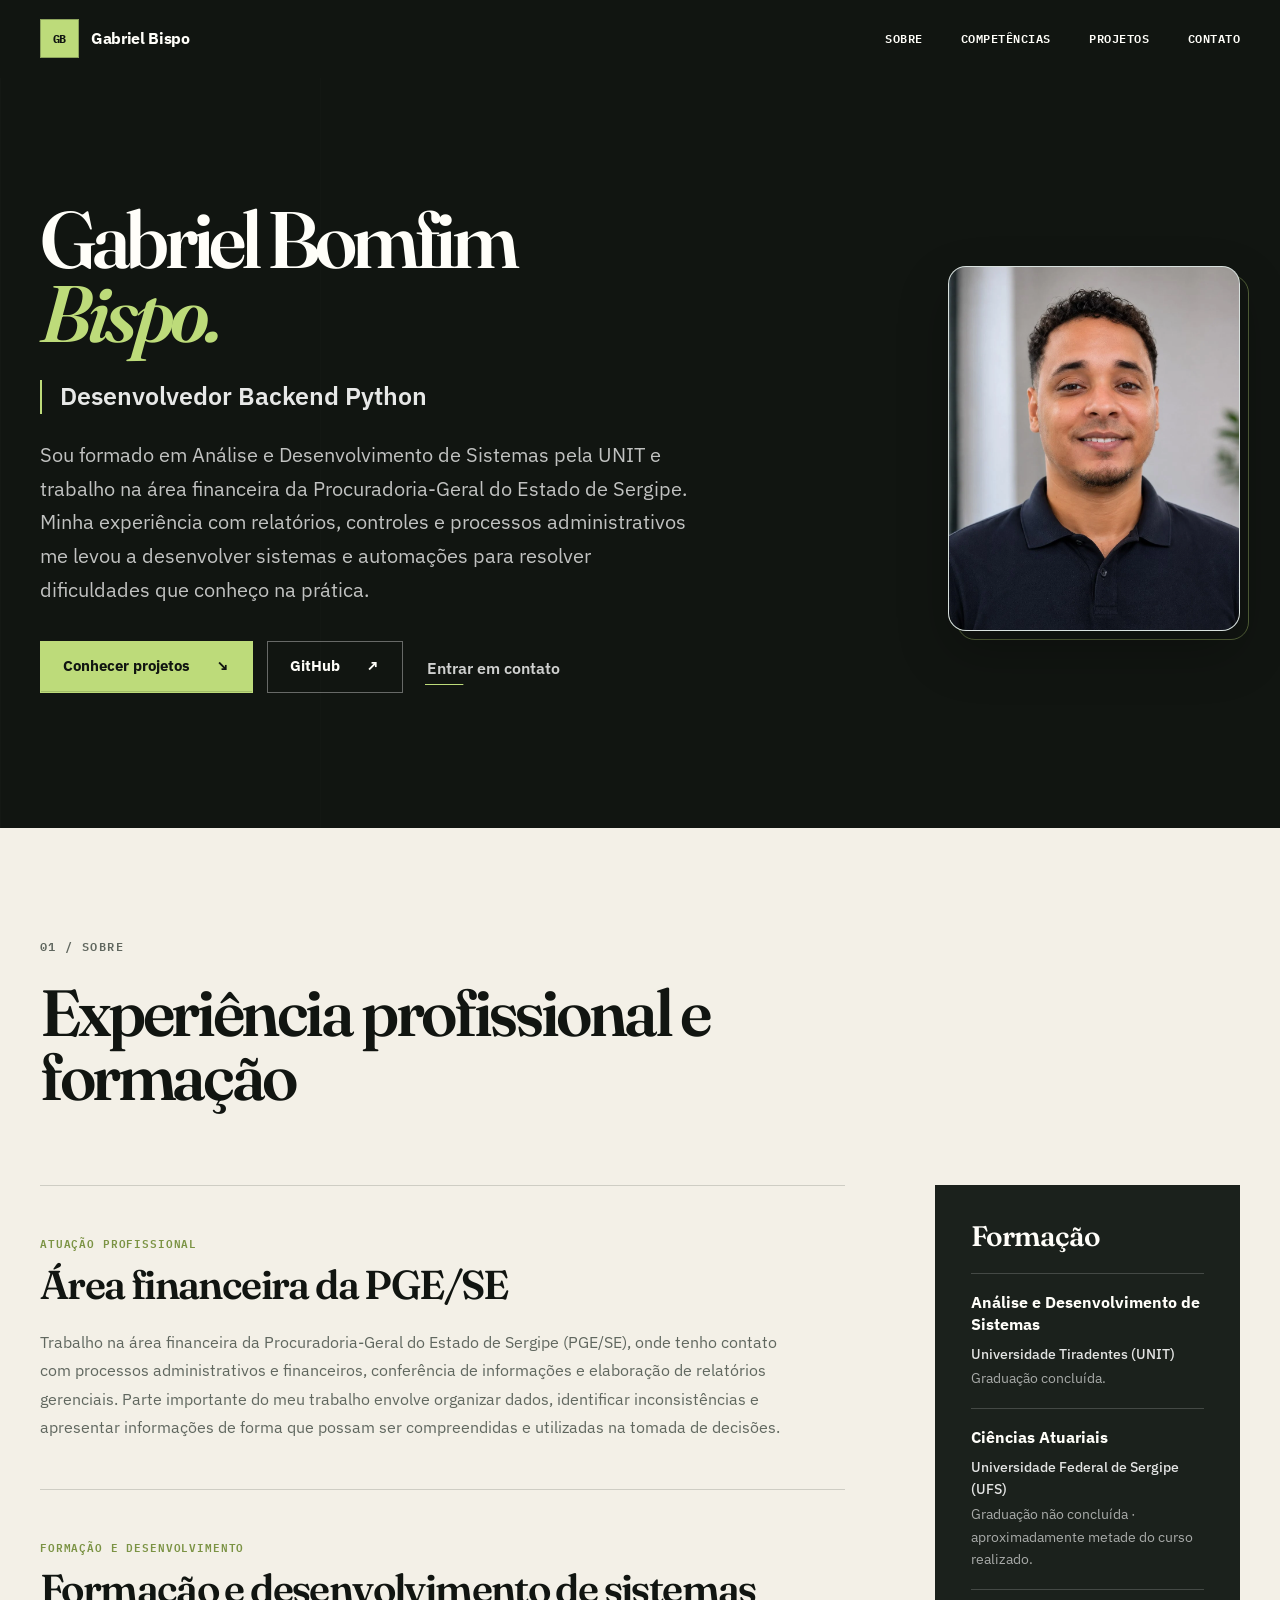
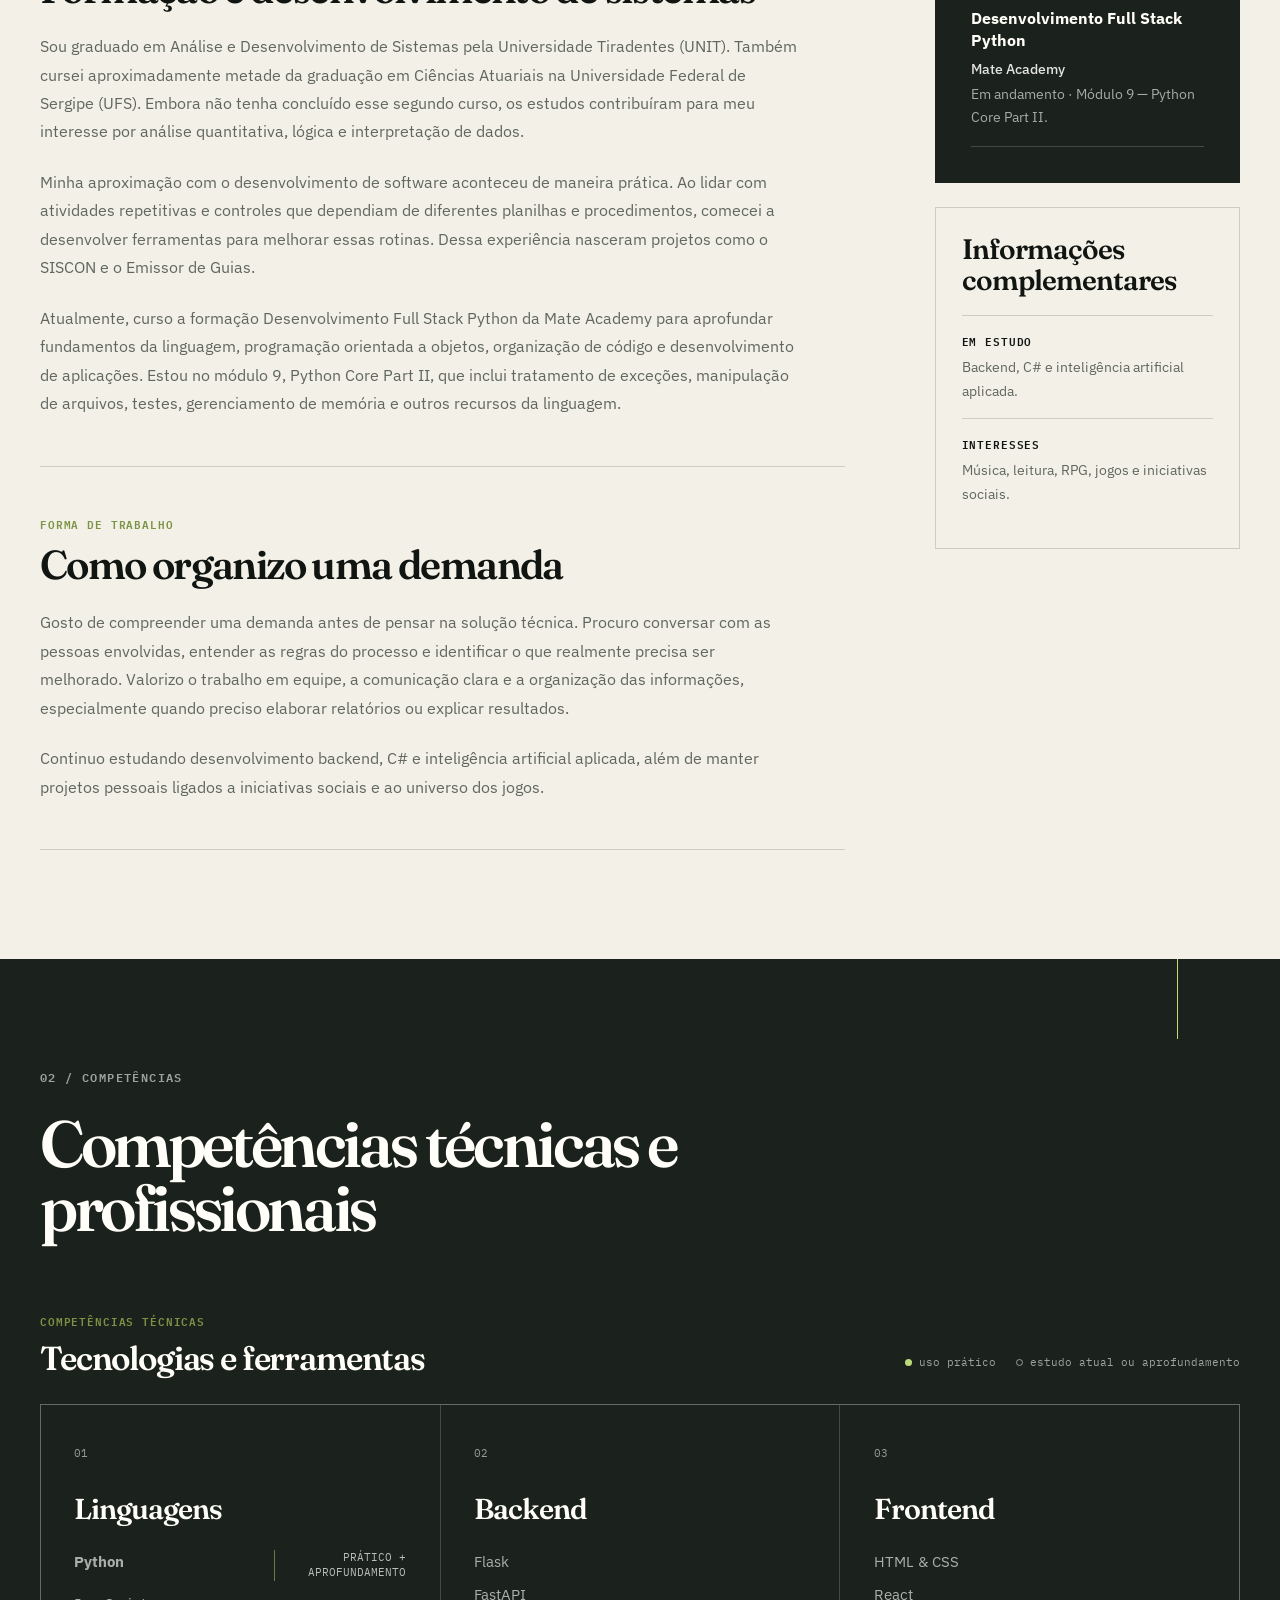
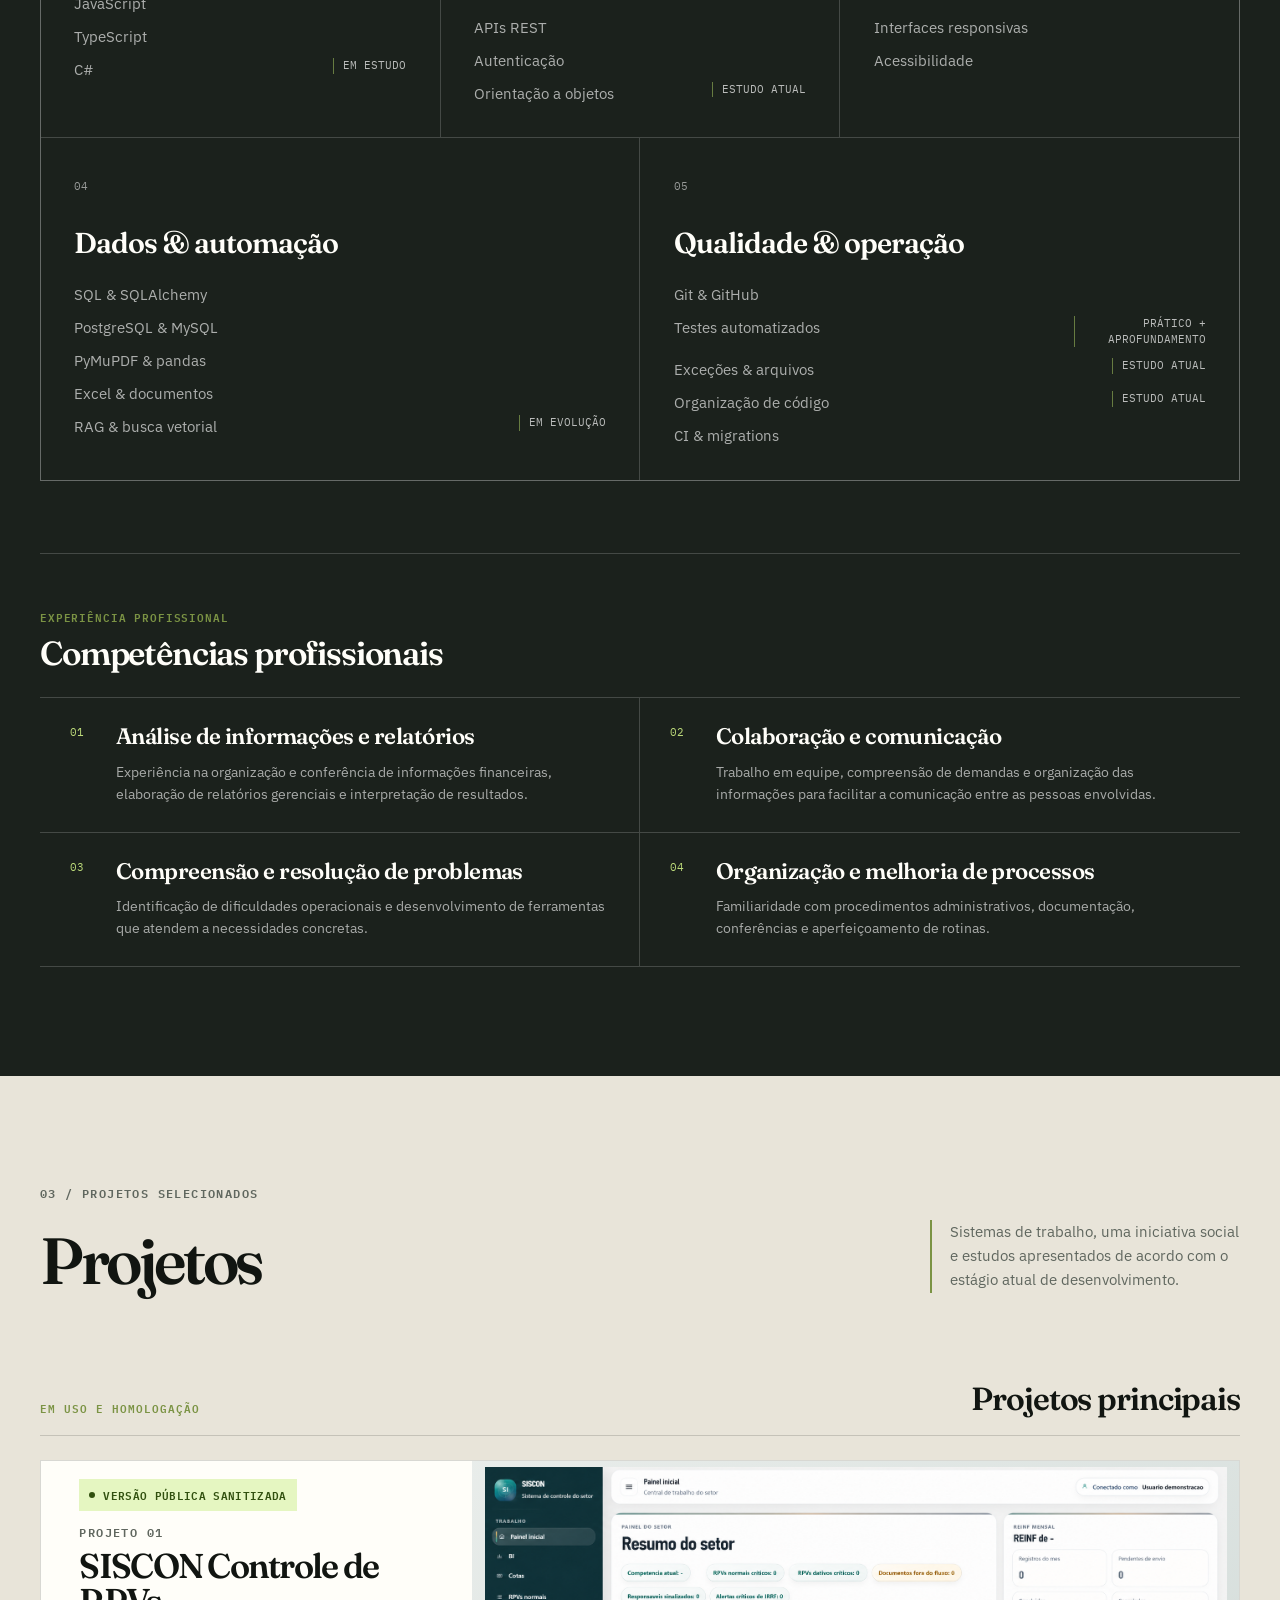
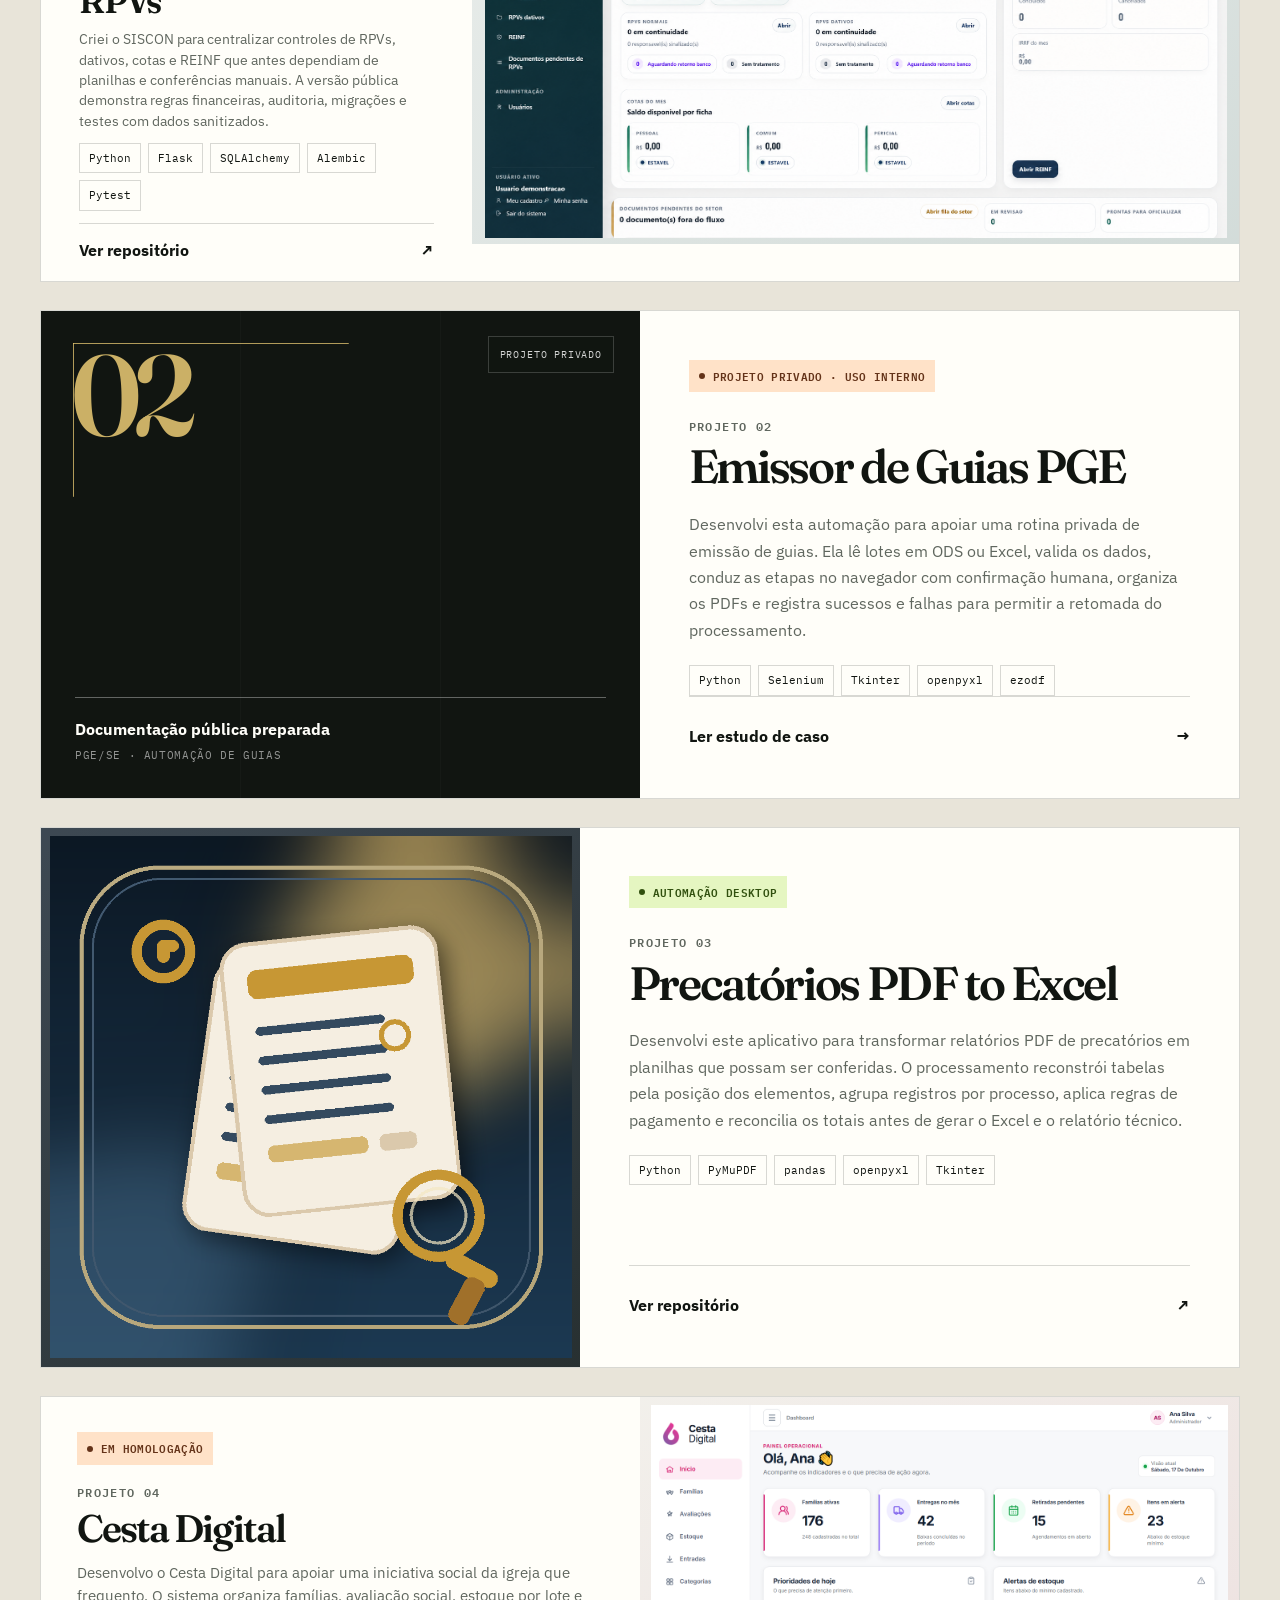
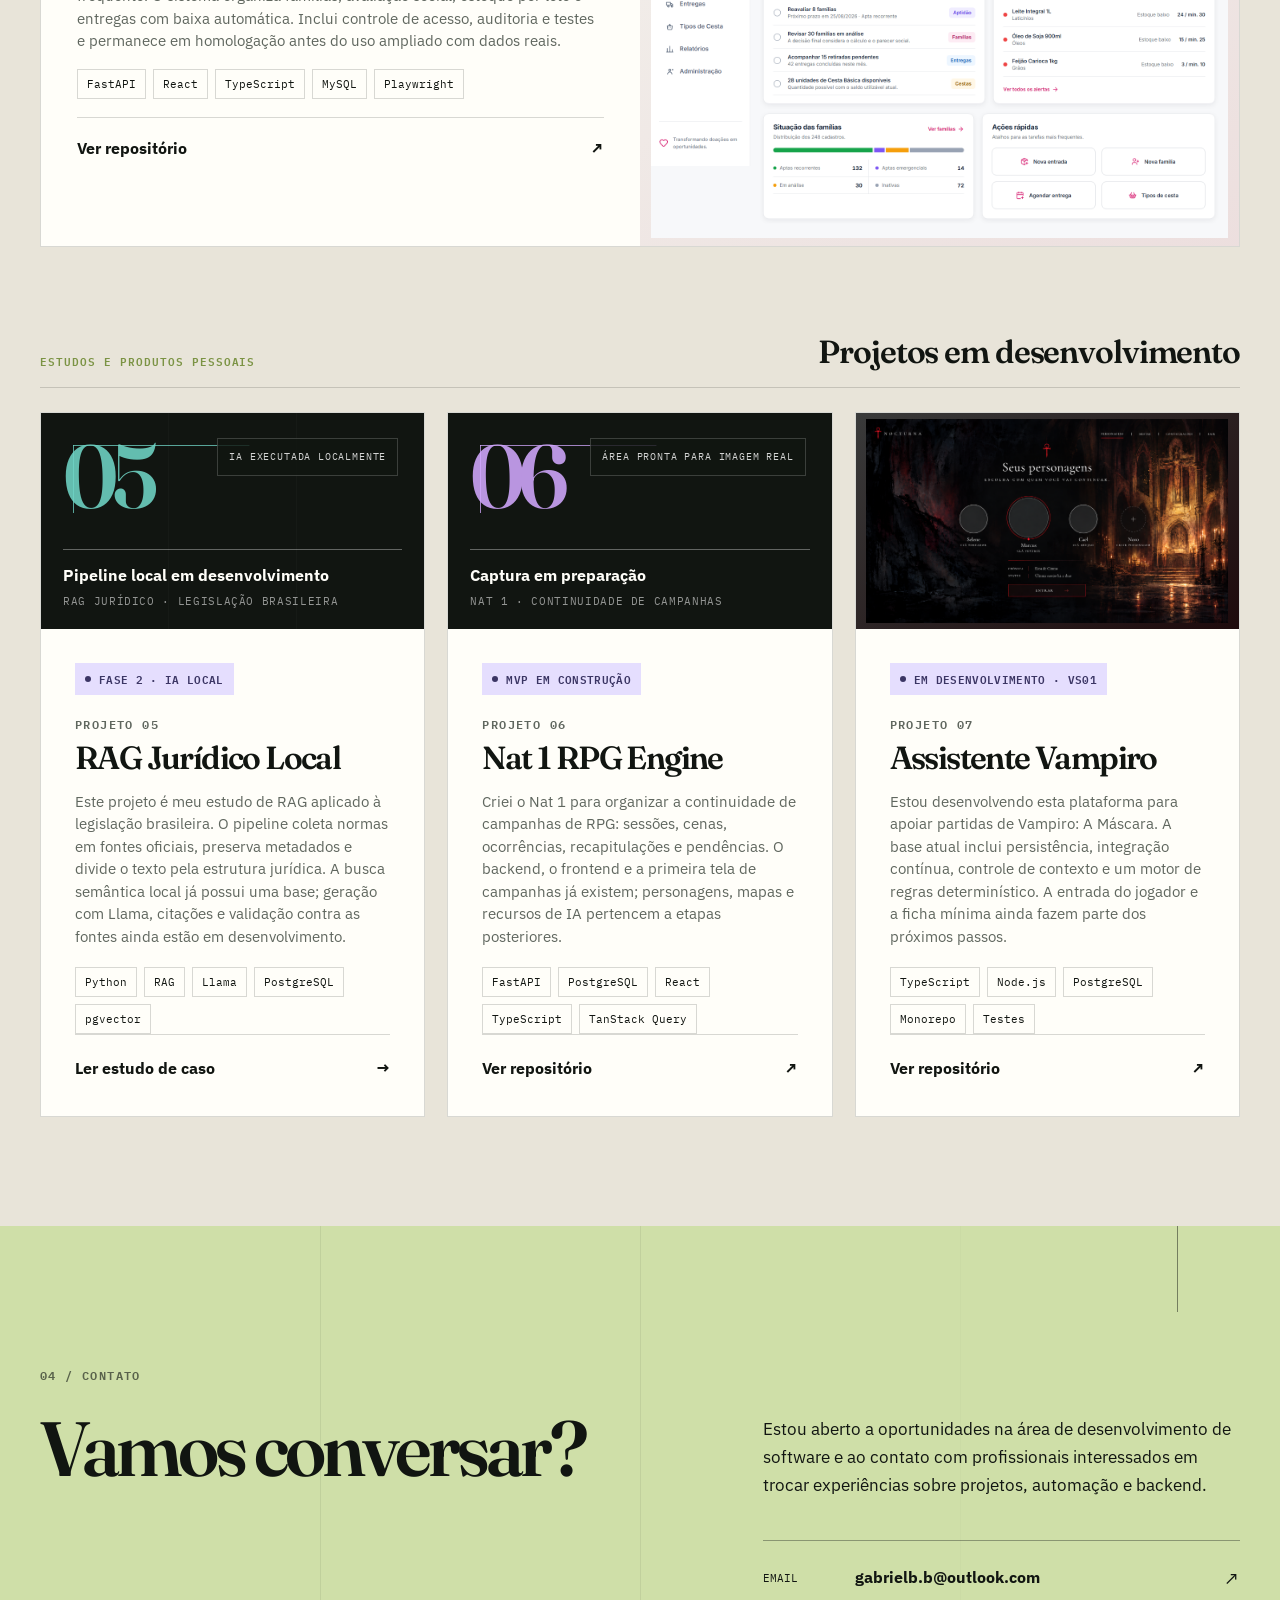
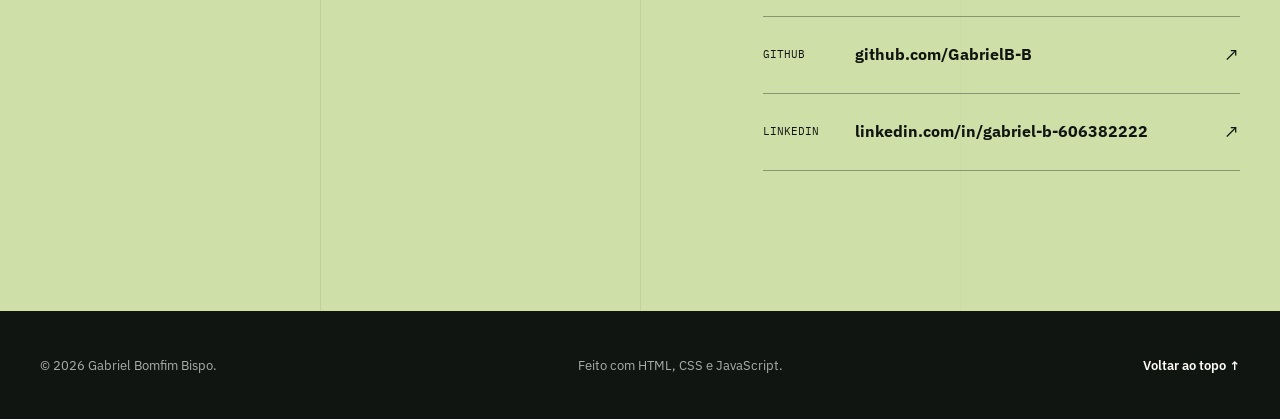
<file: index.html>
<!DOCTYPE html>
<html lang="pt-BR">
<head>
    <meta charset="utf-8">
    <meta name="viewport" content="width=device-width, initial-scale=1">
    <meta name="theme-color" content="#111713">
    <meta name="color-scheme" content="light dark">
    <meta name="description" content="Portfólio de Gabriel Bomfim Bispo, graduado em ADS e autor de projetos de software, automação, backend e processamento de dados.">
    <meta name="author" content="Gabriel Bomfim Bispo">

    <meta property="og:type" content="website">
    <meta property="og:locale" content="pt_BR">
    <meta property="og:title" content="Gabriel Bomfim Bispo | Desenvolvedor de software">
    <meta property="og:description" content="Projetos de software, automação e dados desenvolvidos por Gabriel Bomfim Bispo.">
    <meta property="og:url" content="https://gabrielb-b.github.io/meu-portfolio/">
    <meta property="og:image" content="https://gabrielb-b.github.io/meu-portfolio/imagens/retrato-profissional.webp">
    <meta property="og:image:alt" content="Retrato de Gabriel Bomfim Bispo">

    <meta name="twitter:card" content="summary_large_image">
    <meta name="twitter:title" content="Gabriel Bomfim Bispo | Desenvolvedor de software">
    <meta name="twitter:description" content="Projetos de software, automação e dados desenvolvidos por Gabriel Bomfim Bispo.">
    <meta name="twitter:image" content="https://gabrielb-b.github.io/meu-portfolio/imagens/retrato-profissional.webp">

    <title>Gabriel Bomfim Bispo | Desenvolvedor de software</title>
    <link rel="canonical" href="https://gabrielb-b.github.io/meu-portfolio/">
    <link rel="icon" href="assets/favicon.svg" type="image/svg+xml">
    <link rel="preconnect" href="https://fonts.googleapis.com">
    <link rel="preconnect" href="https://fonts.gstatic.com" crossorigin>
    <link href="https://fonts.googleapis.com/css2?family=Fraunces:ital,opsz,wght@0,9..144,600;0,9..144,700;1,9..144,600&family=IBM+Plex+Mono:wght@500;600&family=IBM+Plex+Sans:wght@400;500;600;700&display=swap" rel="stylesheet">
    <link rel="stylesheet" href="style.css">
    <script>document.documentElement.classList.add('js');</script>
    <script src="script.js" defer></script>
</head>
<body>
    <a class="skip-link" href="#conteudo">Pular para o conteúdo</a>

    <header class="site-header" data-header>
        <div class="container header-inner">
            <a class="brand" href="#inicio" aria-label="Ir para o início">
                <span class="brand-mark" aria-hidden="true">GB</span>
                <span class="brand-name">Gabriel Bispo</span>
            </a>

            <button class="menu-toggle" type="button" aria-expanded="false" aria-controls="menu-principal" aria-label="Abrir menu" data-menu-toggle>
                <span></span>
                <span></span>
            </button>

            <nav class="site-nav" id="menu-principal" aria-label="Navegação principal" data-nav>
                <a href="#sobre">Sobre</a>
                <a href="#competencias">Competências</a>
                <a href="#projetos">Projetos</a>
                <a href="#contato">Contato</a>
            </nav>
        </div>
    </header>

    <main id="conteudo">
        <section class="hero" id="inicio" aria-labelledby="hero-title">
            <div class="hero-grid-pattern" aria-hidden="true"></div>
            <div class="container hero-layout">
                <div class="hero-copy" data-reveal>
                    <h1 id="hero-title"><span>Gabriel Bomfim</span> <em>Bispo.</em></h1>
                    <p class="hero-specialty">Desenvolvedor Backend Python</p>
                    <p class="hero-lead">
                        Sou formado em Análise e Desenvolvimento de Sistemas pela UNIT e trabalho na área financeira da Procuradoria-Geral do Estado de Sergipe. Minha experiência com relatórios, controles e processos administrativos me levou a desenvolver sistemas e automações para resolver dificuldades que conheço na prática.
                    </p>

                    <div class="hero-actions" role="group" aria-label="Ações principais">
                        <a class="button button-primary" href="#projetos">
                            Conhecer projetos
                            <span aria-hidden="true">↘</span>
                        </a>
                        <a class="button button-outline" href="https://github.com/GabrielB-B" target="_blank" rel="noreferrer">
                            GitHub
                            <span aria-hidden="true">↗</span>
                        </a>
                        <a class="text-link" href="mailto:gabrielb.b@outlook.com">Entrar em contato</a>
                    </div>
                </div>

                <div class="portrait-composition" data-reveal data-reveal-delay="1">
                    <figure class="portrait-frame">
                        <div class="portrait-photo">
                            <div class="portrait-media">
                                <img src="imagens/retrato-profissional.webp" alt="Retrato profissional de Gabriel Bomfim Bispo em escritório" width="1254" height="1254" fetchpriority="high" decoding="async">
                            </div>
                        </div>
                    </figure>
                </div>
            </div>
        </section>

        <section class="section about" id="sobre" aria-labelledby="about-title">
            <div class="container about-layout">
                <header class="section-heading about-heading" data-reveal>
                    <p class="section-index">01 / Sobre</p>
                    <h2 id="about-title">Experiência profissional e formação</h2>
                </header>

                <div class="about-content" data-reveal data-reveal-delay="1">
                    <div class="about-narrative">
                        <section class="about-section">
                            <p class="about-section-label">Atuação profissional</p>
                            <h3>Área financeira da PGE/SE</h3>
                            <p class="about-intro">Trabalho na área financeira da Procuradoria-Geral do Estado de Sergipe (PGE/SE), onde tenho contato com processos administrativos e financeiros, conferência de informações e elaboração de relatórios gerenciais. Parte importante do meu trabalho envolve organizar dados, identificar inconsistências e apresentar informações de forma que possam ser compreendidas e utilizadas na tomada de decisões.</p>
                        </section>

                        <section class="about-section">
                            <p class="about-section-label">Formação e desenvolvimento</p>
                            <h3>Formação e desenvolvimento de sistemas</h3>
                            <p>Sou graduado em Análise e Desenvolvimento de Sistemas pela Universidade Tiradentes (UNIT). Também cursei aproximadamente metade da graduação em Ciências Atuariais na Universidade Federal de Sergipe (UFS). Embora não tenha concluído esse segundo curso, os estudos contribuíram para meu interesse por análise quantitativa, lógica e interpretação de dados.</p>
                            <p>Minha aproximação com o desenvolvimento de software aconteceu de maneira prática. Ao lidar com atividades repetitivas e controles que dependiam de diferentes planilhas e procedimentos, comecei a desenvolver ferramentas para melhorar essas rotinas. Dessa experiência nasceram projetos como o SISCON e o Emissor de Guias.</p>
                            <p>Atualmente, curso a formação Desenvolvimento Full Stack Python da Mate Academy para aprofundar fundamentos da linguagem, programação orientada a objetos, organização de código e desenvolvimento de aplicações. Estou no módulo 9, Python Core Part II, que inclui tratamento de exceções, manipulação de arquivos, testes, gerenciamento de memória e outros recursos da linguagem.</p>
                        </section>

                        <section class="about-section">
                            <p class="about-section-label">Forma de trabalho</p>
                            <h3>Como organizo uma demanda</h3>
                            <p>Gosto de compreender uma demanda antes de pensar na solução técnica. Procuro conversar com as pessoas envolvidas, entender as regras do processo e identificar o que realmente precisa ser melhorado. Valorizo o trabalho em equipe, a comunicação clara e a organização das informações, especialmente quando preciso elaborar relatórios ou explicar resultados.</p>
                            <p>Continuo estudando desenvolvimento backend, C# e inteligência artificial aplicada, além de manter projetos pessoais ligados a iniciativas sociais e ao universo dos jogos.</p>
                        </section>
                    </div>

                    <aside class="about-sidebar" aria-label="Formação e informações complementares">
                        <section class="education-panel" aria-labelledby="education-title">
                            <h3 id="education-title">Formação</h3>
                            <dl class="education-list">
                                <div>
                                    <dt>Análise e Desenvolvimento de Sistemas</dt>
                                    <dd><strong>Universidade Tiradentes (UNIT)</strong><span>Graduação concluída.</span></dd>
                                </div>
                                <div>
                                    <dt>Ciências Atuariais</dt>
                                    <dd><strong>Universidade Federal de Sergipe (UFS)</strong><span>Graduação não concluída · aproximadamente metade do curso realizado.</span></dd>
                                </div>
                                <div>
                                    <dt>Desenvolvimento Full Stack Python</dt>
                                    <dd><strong>Mate Academy</strong><span>Em andamento · Módulo 9 — Python Core Part II.</span></dd>
                                </div>
                            </dl>
                        </section>

                        <section class="about-complement" aria-labelledby="about-complement-title">
                            <h3 id="about-complement-title">Informações complementares</h3>
                            <dl>
                                <div><dt>Em estudo</dt><dd>Backend, C# e inteligência artificial aplicada.</dd></div>
                                <div><dt>Interesses</dt><dd>Música, leitura, RPG, jogos e iniciativas sociais.</dd></div>
                            </dl>
                        </section>
                    </aside>
                </div>
            </div>
        </section>

        <section class="section skills" id="competencias" aria-labelledby="skills-title">
            <div class="container">
                <header class="section-heading skills-heading" data-reveal>
                    <p class="section-index">02 / Competências</p>
                    <h2 id="skills-title">Competências técnicas e profissionais</h2>
                </header>

                <div class="skills-group-heading" data-reveal>
                    <div>
                        <p>Competências técnicas</p>
                        <h3>Tecnologias e ferramentas</h3>
                    </div>
                    <div class="skill-legend" aria-label="Legenda de experiência">
                        <span><i></i> uso prático</span>
                        <span><i></i> estudo atual ou aprofundamento</span>
                    </div>
                </div>

                <div class="skill-grid">
                    <article class="skill-card" data-reveal>
                        <span class="skill-number">01</span>
                        <h3>Linguagens</h3>
                        <ul>
                            <li><strong>Python</strong><span>prático + aprofundamento</span></li>
                            <li>JavaScript</li>
                            <li>TypeScript</li>
                            <li>C# <span>em estudo</span></li>
                        </ul>
                    </article>
                    <article class="skill-card" data-reveal data-reveal-delay="1">
                        <span class="skill-number">02</span>
                        <h3>Backend</h3>
                        <ul>
                            <li>Flask</li>
                            <li>FastAPI</li>
                            <li>APIs REST</li>
                            <li>Autenticação</li>
                            <li>Orientação a objetos <span>estudo atual</span></li>
                        </ul>
                    </article>
                    <article class="skill-card" data-reveal data-reveal-delay="2">
                        <span class="skill-number">03</span>
                        <h3>Frontend</h3>
                        <ul>
                            <li>HTML &amp; CSS</li>
                            <li>React</li>
                            <li>Interfaces responsivas</li>
                            <li>Acessibilidade</li>
                        </ul>
                    </article>
                    <article class="skill-card" data-reveal>
                        <span class="skill-number">04</span>
                        <h3>Dados &amp; automação</h3>
                        <ul>
                            <li>SQL &amp; SQLAlchemy</li>
                            <li>PostgreSQL &amp; MySQL</li>
                            <li>PyMuPDF &amp; pandas</li>
                            <li>Excel &amp; documentos</li>
                            <li>RAG &amp; busca vetorial <span>em evolução</span></li>
                        </ul>
                    </article>
                    <article class="skill-card" data-reveal data-reveal-delay="1">
                        <span class="skill-number">05</span>
                        <h3>Qualidade &amp; operação</h3>
                        <ul>
                            <li>Git &amp; GitHub</li>
                            <li>Testes automatizados <span>prático + aprofundamento</span></li>
                            <li>Exceções &amp; arquivos <span>estudo atual</span></li>
                            <li>Organização de código <span>estudo atual</span></li>
                            <li>CI &amp; migrations</li>
                        </ul>
                    </article>
                </div>

                <section class="professional-skills" aria-labelledby="professional-skills-title">
                    <header class="professional-skills-heading" data-reveal>
                        <p>Experiência profissional</p>
                        <h3 id="professional-skills-title">Competências profissionais</h3>
                    </header>
                    <div class="soft-skill-grid">
                        <article data-reveal>
                            <span>01</span>
                            <h4>Análise de informações e relatórios</h4>
                            <p>Experiência na organização e conferência de informações financeiras, elaboração de relatórios gerenciais e interpretação de resultados.</p>
                        </article>
                        <article data-reveal data-reveal-delay="1">
                            <span>02</span>
                            <h4>Colaboração e comunicação</h4>
                            <p>Trabalho em equipe, compreensão de demandas e organização das informações para facilitar a comunicação entre as pessoas envolvidas.</p>
                        </article>
                        <article data-reveal data-reveal-delay="2">
                            <span>03</span>
                            <h4>Compreensão e resolução de problemas</h4>
                            <p>Identificação de dificuldades operacionais e desenvolvimento de ferramentas que atendem a necessidades concretas.</p>
                        </article>
                        <article data-reveal>
                            <span>04</span>
                            <h4>Organização e melhoria de processos</h4>
                            <p>Familiaridade com procedimentos administrativos, documentação, conferências e aperfeiçoamento de rotinas.</p>
                        </article>
                    </div>
                </section>
            </div>
        </section>

        <section class="section projects" id="projetos" aria-labelledby="projects-title">
            <div class="container">
                <header class="section-heading section-heading-row" data-reveal>
                    <div>
                        <p class="section-index">03 / Projetos selecionados</p>
                        <h2 id="projects-title">Projetos</h2>
                    </div>
                    <p class="section-aside">Sistemas de trabalho, uma iniciativa social e estudos apresentados de acordo com o estágio atual de desenvolvimento.</p>
                </header>

                <header class="project-group-heading" data-reveal>
                    <p>Em uso e homologação</p>
                    <h3 id="primary-projects-title">Projetos principais</h3>
                </header>

                <div class="project-list" aria-labelledby="primary-projects-title">
                    <article class="project-card project-card-reverse project-card-media-wide project-card-media-panorama" style="--project-accent: #bddb7a" data-reveal>
                        <button class="project-media project-media-image" type="button" aria-label="Ampliar painel do SISCON" data-project-media data-image-src="assets/projects/siscon-hd.webp" data-image-alt="Painel inicial sanitizado do SISCON com indicadores financeiros e operacionais" data-media-width="1773" data-media-height="887" style="--project-image: url('assets/projects/siscon-hd.webp'); --media-aspect: 1773 / 887; --media-surface: #e3e8e5; --media-tint: rgba(20, 76, 80, 0.08)">
                            <span class="project-image-layer" aria-hidden="true"><img src="assets/projects/siscon-hd.webp" width="1773" height="887" alt="" decoding="async"></span>
                            <span class="media-zoom-hint" aria-hidden="true">Ampliar <span>↗</span></span>
                        </button>
                        <div class="project-body">
                            <div class="project-meta">
                                <span class="status-dot"></span>
                                Versão pública sanitizada
                            </div>
                            <p class="project-number">Projeto 01</p>
                            <h3>SISCON Controle de RPVs</h3>
                            <p class="project-description">
                                Criei o SISCON para centralizar controles de RPVs, dativos, cotas e REINF que antes dependiam de planilhas e conferências manuais. A versão pública demonstra regras financeiras, auditoria, migrações e testes com dados sanitizados.
                            </p>
                            <ul class="project-tags" aria-label="Tecnologias">
                                <li>Python</li>
                                <li>Flask</li>
                                <li>SQLAlchemy</li>
                                <li>Alembic</li>
                                <li>Pytest</li>
                            </ul>
                            <a class="project-link" href="https://github.com/GabrielB-B/siscon-controle-rpv" target="_blank" rel="noreferrer">
                                Ver repositório <span aria-hidden="true">↗</span>
                            </a>
                        </div>
                    </article>

                    <article class="project-card project-card-placeholder" style="--project-accent: #e7c873" data-reveal>
                        <div class="project-media" role="img" aria-label="Espaço preparado para documentação do Emissor de Guias PGE">
                            <div class="media-grid" aria-hidden="true"></div>
                            <div class="media-code" aria-hidden="true">02</div>
                            <div class="media-placeholder">
                                <span>Documentação pública preparada</span>
                                <small>PGE/SE · automação de guias</small>
                            </div>
                            <div class="media-overlay"><span>Projeto privado</span></div>
                        </div>
                        <div class="project-body">
                            <div class="project-meta project-meta-warning">
                                <span class="status-dot"></span>
                                Projeto privado · uso interno
                            </div>
                            <p class="project-number">Projeto 02</p>
                            <h3>Emissor de Guias PGE</h3>
                            <p class="project-description">
                                Desenvolvi esta automação para apoiar uma rotina privada de emissão de guias. Ela lê lotes em ODS ou Excel, valida os dados, conduz as etapas no navegador com confirmação humana, organiza os PDFs e registra sucessos e falhas para permitir a retomada do processamento.
                            </p>
                            <ul class="project-tags" aria-label="Tecnologias">
                                <li>Python</li>
                                <li>Selenium</li>
                                <li>Tkinter</li>
                                <li>openpyxl</li>
                                <li>ezodf</li>
                            </ul>
                            <a class="project-link" href="projetos/emissor-pge.html">
                                Ler estudo de caso <span aria-hidden="true">→</span>
                            </a>
                        </div>
                    </article>

                    <article class="project-card project-card-media-square" style="--project-accent: #80d8ff" data-reveal>
                        <button class="project-media project-media-image" type="button" aria-label="Ampliar identidade visual do Precatórios PDF to Excel" data-project-media data-image-src="assets/projects/precatorios-pdf-excel-hd.webp" data-image-alt="Identidade visual do aplicativo Precatórios PDF to Excel" data-media-width="1024" data-media-height="1024" style="--project-image: url('assets/projects/precatorios-pdf-excel-hd.webp'); --media-aspect: 1 / 1; --media-surface: #0d1b28; --media-tint: rgba(231, 200, 115, 0.12)">
                            <span class="project-image-layer" aria-hidden="true"><img src="assets/projects/precatorios-pdf-excel-hd.webp" width="1024" height="1024" alt="" decoding="async"></span>
                            <span class="media-zoom-hint" aria-hidden="true">Ampliar <span>↗</span></span>
                        </button>
                        <div class="project-body">
                            <div class="project-meta">
                                <span class="status-dot"></span>
                                Automação desktop
                            </div>
                            <p class="project-number">Projeto 03</p>
                            <h3>Precatórios PDF to Excel</h3>
                            <p class="project-description">
                                Desenvolvi este aplicativo para transformar relatórios PDF de precatórios em planilhas que possam ser conferidas. O processamento reconstrói tabelas pela posição dos elementos, agrupa registros por processo, aplica regras de pagamento e reconcilia os totais antes de gerar o Excel e o relatório técnico.
                            </p>
                            <ul class="project-tags" aria-label="Tecnologias">
                                <li>Python</li>
                                <li>PyMuPDF</li>
                                <li>pandas</li>
                                <li>openpyxl</li>
                                <li>Tkinter</li>
                            </ul>
                            <a class="project-link" href="https://github.com/GabrielB-B/precatorios-pdf-to-excel" target="_blank" rel="noreferrer">
                                Ver repositório <span aria-hidden="true">↗</span>
                            </a>
                        </div>
                    </article>

                    <article class="project-card project-card-reverse project-card-media-landscape" style="--project-accent: #ffbf69" data-reveal>
                        <button class="project-media project-media-image" type="button" aria-label="Ampliar painel do Cesta Digital" data-project-media data-image-src="assets/projects/cesta-digital-hd.webp" data-image-alt="Painel demonstrativo do Cesta Digital com indicadores de famílias, entregas e estoque" data-media-width="1440" data-media-height="1080" style="--project-image: url('assets/projects/cesta-digital-hd.webp'); --media-aspect: 4 / 3; --media-surface: #efece6; --media-tint: rgba(203, 48, 120, 0.07)">
                            <span class="project-image-layer" aria-hidden="true"><img src="assets/projects/cesta-digital-hd.webp" width="1440" height="1080" alt="" decoding="async"></span>
                            <span class="media-zoom-hint" aria-hidden="true">Ampliar <span>↗</span></span>
                        </button>
                        <div class="project-body">
                            <div class="project-meta project-meta-warning">
                                <span class="status-dot"></span>
                                Em homologação
                            </div>
                            <p class="project-number">Projeto 04</p>
                            <h3>Cesta Digital</h3>
                            <p class="project-description">
                                Desenvolvo o Cesta Digital para apoiar uma iniciativa social da igreja que frequento. O sistema organiza famílias, avaliação social, estoque por lote e entregas com baixa automática. Inclui controle de acesso, auditoria e testes e permanece em homologação antes do uso ampliado com dados reais.
                            </p>
                            <ul class="project-tags" aria-label="Tecnologias">
                                <li>FastAPI</li>
                                <li>React</li>
                                <li>TypeScript</li>
                                <li>MySQL</li>
                                <li>Playwright</li>
                            </ul>
                            <a class="project-link" href="https://github.com/GabrielB-B/Cesta-Digital" target="_blank" rel="noreferrer">
                                Ver repositório <span aria-hidden="true">↗</span>
                            </a>
                        </div>
                    </article>

                </div>

                <header class="project-group-heading project-group-heading-secondary" data-reveal>
                    <p>Estudos e produtos pessoais</p>
                    <h3 id="evolving-projects-title">Projetos em desenvolvimento</h3>
                </header>

                <div class="project-secondary" aria-labelledby="evolving-projects-title">
                    <article class="project-card project-card-compact project-card-placeholder" style="--project-accent: #70d6c7" data-reveal>
                        <div class="project-media" role="img" aria-label="Espaço preparado para documentação do RAG Jurídico Local">
                            <div class="media-grid" aria-hidden="true"></div>
                            <div class="media-code" aria-hidden="true">05</div>
                            <div class="media-placeholder">
                                <span>Pipeline local em desenvolvimento</span>
                                <small>RAG jurídico · legislação brasileira</small>
                            </div>
                            <div class="media-overlay"><span>IA executada localmente</span></div>
                        </div>
                        <div class="project-body">
                            <div class="project-meta project-meta-progress">
                                <span class="status-dot"></span>
                                Fase 2 · IA local
                            </div>
                            <p class="project-number">Projeto 05</p>
                            <h3>RAG Jurídico Local</h3>
                            <p class="project-description">
                                Este projeto é meu estudo de RAG aplicado à legislação brasileira. O pipeline coleta normas em fontes oficiais, preserva metadados e divide o texto pela estrutura jurídica. A busca semântica local já possui uma base; geração com Llama, citações e validação contra as fontes ainda estão em desenvolvimento.
                            </p>
                            <ul class="project-tags" aria-label="Tecnologias">
                                <li>Python</li>
                                <li>RAG</li>
                                <li>Llama</li>
                                <li>PostgreSQL</li>
                                <li>pgvector</li>
                            </ul>
                            <a class="project-link" href="projetos/rag-juridico-local.html">
                                Ler estudo de caso <span aria-hidden="true">→</span>
                            </a>
                        </div>
                    </article>

                    <article class="project-card project-card-compact" style="--project-accent: #d3a8ff" data-reveal>
                        <div class="project-media" role="img" aria-label="Espaço preparado para captura do Nat 1 RPG Engine">
                            <div class="media-grid" aria-hidden="true"></div>
                            <div class="media-code" aria-hidden="true">06</div>
                            <div class="media-placeholder">
                                <span>Captura em preparação</span>
                                <small>Nat 1 · continuidade de campanhas</small>
                            </div>
                            <div class="media-overlay"><span>Área pronta para imagem real</span></div>
                        </div>
                        <div class="project-body">
                            <div class="project-meta project-meta-progress">
                                <span class="status-dot"></span>
                                MVP em construção
                            </div>
                            <p class="project-number">Projeto 06</p>
                            <h3>Nat 1 RPG Engine</h3>
                            <p class="project-description">
                                Criei o Nat 1 para organizar a continuidade de campanhas de RPG: sessões, cenas, ocorrências, recapitulações e pendências. O backend, o frontend e a primeira tela de campanhas já existem; personagens, mapas e recursos de IA pertencem a etapas posteriores.
                            </p>
                            <ul class="project-tags" aria-label="Tecnologias">
                                <li>FastAPI</li>
                                <li>PostgreSQL</li>
                                <li>React</li>
                                <li>TypeScript</li>
                                <li>TanStack Query</li>
                            </ul>
                            <a class="project-link" href="https://github.com/GabrielB-B/nat1-rpg-engine" target="_blank" rel="noreferrer">
                                Ver repositório <span aria-hidden="true">↗</span>
                            </a>
                        </div>
                    </article>

                    <article class="project-card project-card-compact" style="--project-accent: #ff7b8f" data-reveal>
                        <button class="project-media project-media-image" type="button" aria-label="Ampliar direção visual do Assistente Vampiro" data-project-media data-image-src="assets/projects/assistente-vampiro-hd.webp" data-image-alt="Direção visual do seletor de personagens do Assistente Vampiro" data-media-width="1672" data-media-height="941" style="--project-image: url('assets/projects/assistente-vampiro-hd.webp'); --media-aspect: 1672 / 941; --media-surface: #080909; --media-tint: rgba(174, 18, 32, 0.13)">
                            <span class="project-image-layer" aria-hidden="true"><img src="assets/projects/assistente-vampiro-hd.webp" width="1672" height="941" alt="" decoding="async"></span>
                            <span class="media-zoom-hint" aria-hidden="true">Ampliar <span>↗</span></span>
                        </button>
                        <div class="project-body">
                            <div class="project-meta project-meta-progress">
                                <span class="status-dot"></span>
                                Em desenvolvimento · VS01
                            </div>
                            <p class="project-number">Projeto 07</p>
                            <h3>Assistente Vampiro</h3>
                            <p class="project-description">
                                Estou desenvolvendo esta plataforma para apoiar partidas de Vampiro: A Máscara. A base atual inclui persistência, integração contínua, controle de contexto e um motor de regras determinístico. A entrada do jogador e a ficha mínima ainda fazem parte dos próximos passos.
                            </p>
                            <ul class="project-tags" aria-label="Tecnologias">
                                <li>TypeScript</li>
                                <li>Node.js</li>
                                <li>PostgreSQL</li>
                                <li>Monorepo</li>
                                <li>Testes</li>
                            </ul>
                            <a class="project-link" href="https://github.com/GabrielB-B/Assistente_Vampiro" target="_blank" rel="noreferrer">
                                Ver repositório <span aria-hidden="true">↗</span>
                            </a>
                        </div>
                    </article>
                </div>
            </div>
        </section>

        <section class="contact" id="contato" aria-labelledby="contact-title">
            <div class="contact-noise" aria-hidden="true"></div>
            <div class="container contact-layout">
                <div data-reveal>
                    <p class="section-index">04 / Contato</p>
                    <h2 id="contact-title">Vamos conversar?</h2>
                </div>
                <div class="contact-panel" data-reveal data-reveal-delay="1">
                    <p>Estou aberto a oportunidades na área de desenvolvimento de software e ao contato com profissionais interessados em trocar experiências sobre projetos, automação e backend.</p>
                    <a class="contact-link" href="mailto:gabrielb.b@outlook.com">
                        <span>Email</span>
                        <strong>gabrielb.b@outlook.com</strong>
                        <span aria-hidden="true">↗</span>
                    </a>
                    <a class="contact-link" href="https://github.com/GabrielB-B" target="_blank" rel="noreferrer">
                        <span>GitHub</span>
                        <strong>github.com/GabrielB-B</strong>
                        <span aria-hidden="true">↗</span>
                    </a>
                    <a class="contact-link" href="https://www.linkedin.com/in/gabriel-b-606382222/" target="_blank" rel="noopener noreferrer" aria-label="LinkedIn de Gabriel Bispo (abre em nova aba)">
                        <span>LinkedIn</span>
                        <strong>linkedin.com/in/gabriel-b-606382222</strong>
                        <span aria-hidden="true">↗</span>
                    </a>
                </div>
            </div>
        </section>
    </main>

    <dialog class="image-viewer" data-image-viewer aria-label="Visualização ampliada do projeto">
        <div class="image-viewer-panel">
            <div class="image-viewer-toolbar">
                <p data-image-viewer-caption>Imagem do projeto</p>
                <div class="image-viewer-actions">
                    <a href="#" target="_blank" rel="noreferrer" data-image-viewer-open>Ver original <span aria-hidden="true">↗</span></a>
                    <button type="button" data-image-viewer-close aria-label="Fechar imagem ampliada">Fechar <span aria-hidden="true">×</span></button>
                </div>
            </div>
            <div class="image-viewer-viewport">
                <img alt="" data-image-viewer-image>
            </div>
        </div>
    </dialog>

    <footer class="site-footer">
        <div class="container footer-inner">
            <p>© <span id="current-year">2026</span> Gabriel Bomfim Bispo.</p>
            <p>Feito com HTML, CSS e JavaScript.</p>
            <a href="#inicio">Voltar ao topo <span aria-hidden="true">↑</span></a>
        </div>
    </footer>
</body>
</html>
</file>
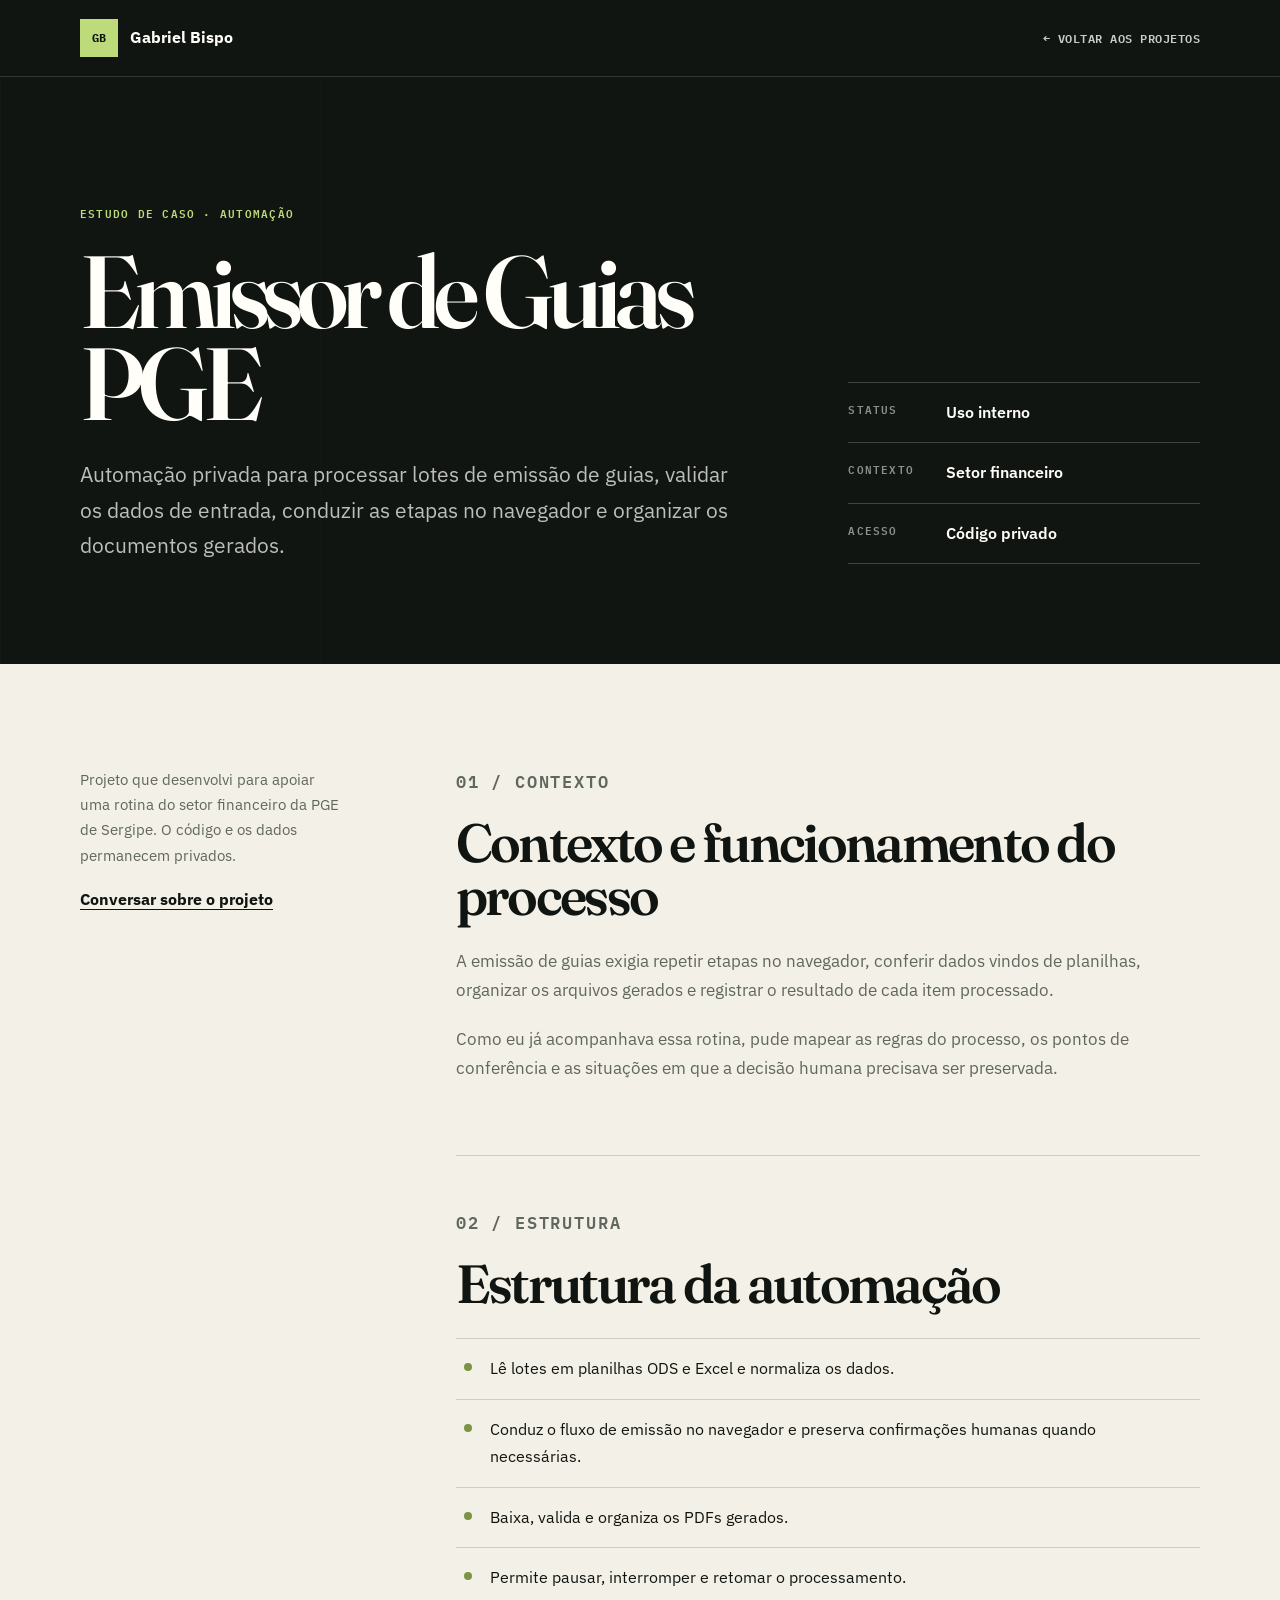
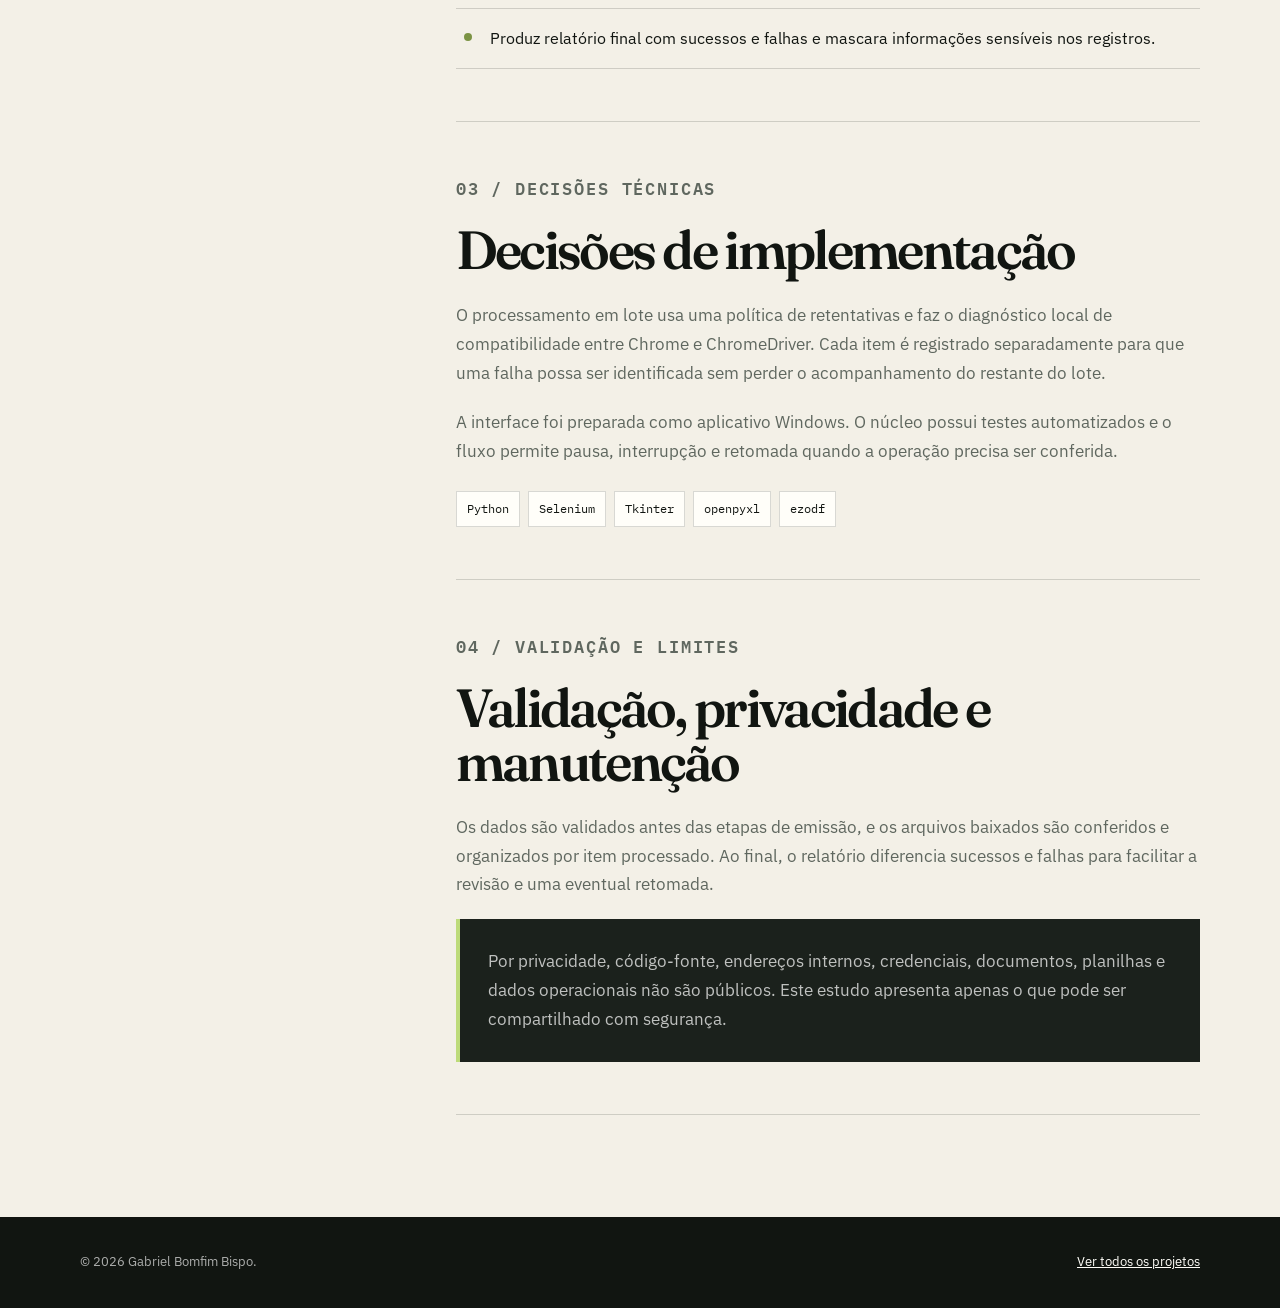
<file: projetos/emissor-pge.html>
<!DOCTYPE html>
<html lang="pt-BR">
<head>
    <meta charset="utf-8">
    <meta name="viewport" content="width=device-width, initial-scale=1">
    <meta name="description" content="Estudo de caso do Emissor de Guias PGE, automação privada criada por Gabriel Bomfim Bispo para uma rotina financeira real.">
    <title>Emissor de Guias PGE | Estudo de caso</title>
    <link rel="icon" href="../assets/favicon.svg" type="image/svg+xml">
    <link rel="preconnect" href="https://fonts.googleapis.com">
    <link rel="preconnect" href="https://fonts.gstatic.com" crossorigin>
    <link href="https://fonts.googleapis.com/css2?family=Fraunces:opsz,wght@9..144,600;9..144,700&family=IBM+Plex+Mono:wght@500;600&family=IBM+Plex+Sans:wght@400;500;600;700&display=swap" rel="stylesheet">
    <link rel="stylesheet" href="../case-study.css">
</head>
<body>
    <a class="case-skip" href="#conteudo">Pular para o conteúdo</a>
    <header class="case-header">
        <nav class="case-container case-nav" aria-label="Navegação do estudo de caso">
            <a class="case-brand" href="../index.html#inicio"><span class="case-brand-mark" aria-hidden="true">GB</span><span>Gabriel Bispo</span></a>
            <a class="case-back" href="../index.html#projetos">← Voltar aos projetos</a>
        </nav>
    </header>
    <main id="conteudo">
        <section class="case-hero" aria-labelledby="case-title">
            <div class="case-container case-hero-inner">
                <div>
                    <p class="case-kicker">Estudo de caso · automação</p>
                    <h1 id="case-title">Emissor de Guias PGE</h1>
                    <p class="case-deck">Automação privada para processar lotes de emissão de guias, validar os dados de entrada, conduzir as etapas no navegador e organizar os documentos gerados.</p>
                </div>
                <dl class="case-meta">
                    <div><dt>Status</dt><dd>Uso interno</dd></div>
                    <div><dt>Contexto</dt><dd>Setor financeiro</dd></div>
                    <div><dt>Acesso</dt><dd>Código privado</dd></div>
                </dl>
            </div>
        </section>
        <div class="case-container case-main">
            <aside class="case-aside" aria-label="Resumo do projeto">
                <p>Projeto que desenvolvi para apoiar uma rotina do setor financeiro da PGE de Sergipe. O código e os dados permanecem privados.</p>
                <a href="mailto:gabrielb.b@outlook.com">Conversar sobre o projeto</a>
            </aside>
            <article class="case-content">
                <section class="case-section">
                    <p class="case-section-label">01 / Contexto</p>
                    <h2>Contexto e funcionamento do processo</h2>
                    <p>A emissão de guias exigia repetir etapas no navegador, conferir dados vindos de planilhas, organizar os arquivos gerados e registrar o resultado de cada item processado.</p>
                    <p>Como eu já acompanhava essa rotina, pude mapear as regras do processo, os pontos de conferência e as situações em que a decisão humana precisava ser preservada.</p>
                </section>
                <section class="case-section">
                    <p class="case-section-label">02 / Estrutura</p>
                    <h2>Estrutura da automação</h2>
                    <ul class="case-list">
                        <li>Lê lotes em planilhas ODS e Excel e normaliza os dados.</li>
                        <li>Conduz o fluxo de emissão no navegador e preserva confirmações humanas quando necessárias.</li>
                        <li>Baixa, valida e organiza os PDFs gerados.</li>
                        <li>Permite pausar, interromper e retomar o processamento.</li>
                        <li>Produz relatório final com sucessos e falhas e mascara informações sensíveis nos registros.</li>
                    </ul>
                </section>
                <section class="case-section">
                    <p class="case-section-label">03 / Decisões técnicas</p>
                    <h2>Decisões de implementação</h2>
                    <p>O processamento em lote usa uma política de retentativas e faz o diagnóstico local de compatibilidade entre Chrome e ChromeDriver. Cada item é registrado separadamente para que uma falha possa ser identificada sem perder o acompanhamento do restante do lote.</p>
                    <p>A interface foi preparada como aplicativo Windows. O núcleo possui testes automatizados e o fluxo permite pausa, interrupção e retomada quando a operação precisa ser conferida.</p>
                    <ul class="case-tech" aria-label="Tecnologias usadas">
                        <li>Python</li><li>Selenium</li><li>Tkinter</li><li>openpyxl</li><li>ezodf</li>
                    </ul>
                </section>
                <section class="case-section">
                    <p class="case-section-label">04 / Validação e limites</p>
                    <h2>Validação, privacidade e manutenção</h2>
                    <p>Os dados são validados antes das etapas de emissão, e os arquivos baixados são conferidos e organizados por item processado. Ao final, o relatório diferencia sucessos e falhas para facilitar a revisão e uma eventual retomada.</p>
                    <div class="case-note"><p>Por privacidade, código-fonte, endereços internos, credenciais, documentos, planilhas e dados operacionais não são públicos. Este estudo apresenta apenas o que pode ser compartilhado com segurança.</p></div>
                </section>
            </article>
        </div>
    </main>
    <footer class="case-footer"><div class="case-container case-footer-inner"><span>© 2026 Gabriel Bomfim Bispo.</span><a href="../index.html#projetos">Ver todos os projetos</a></div></footer>
</body>
</html>
</file>
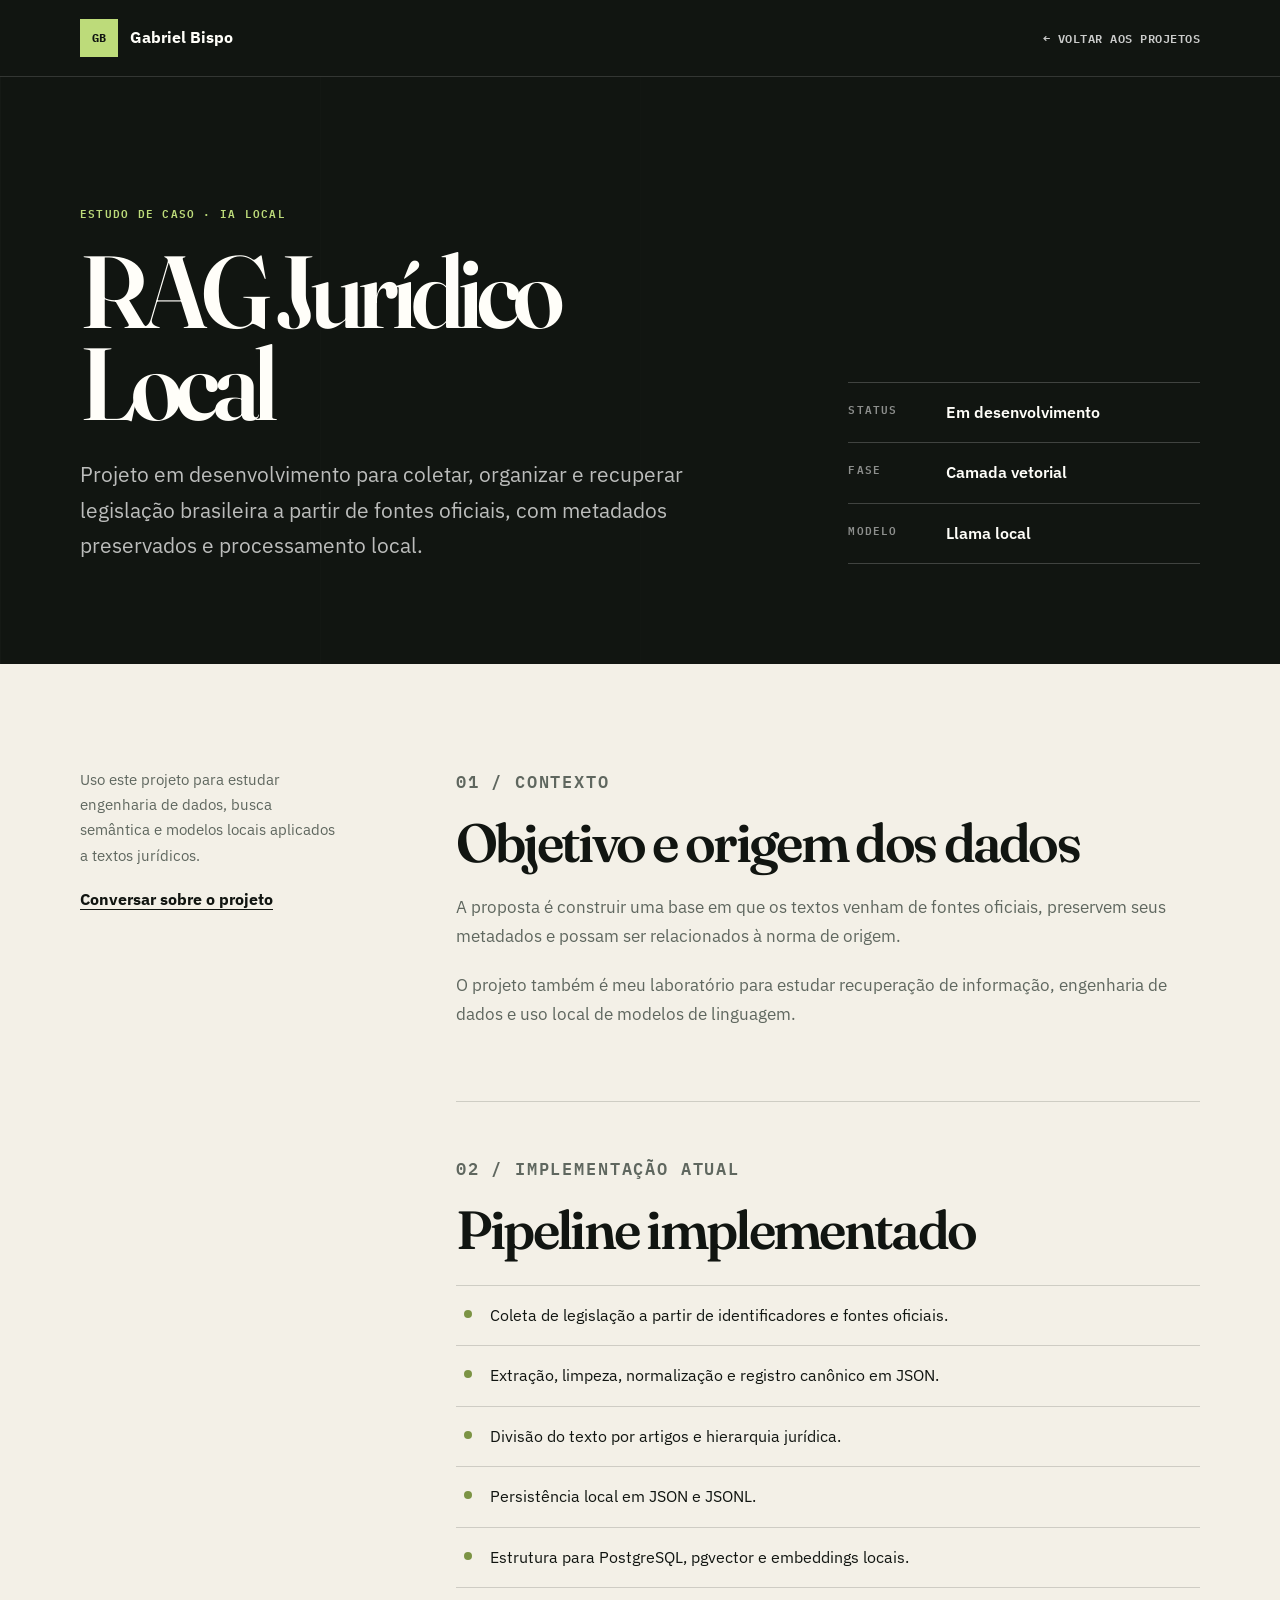
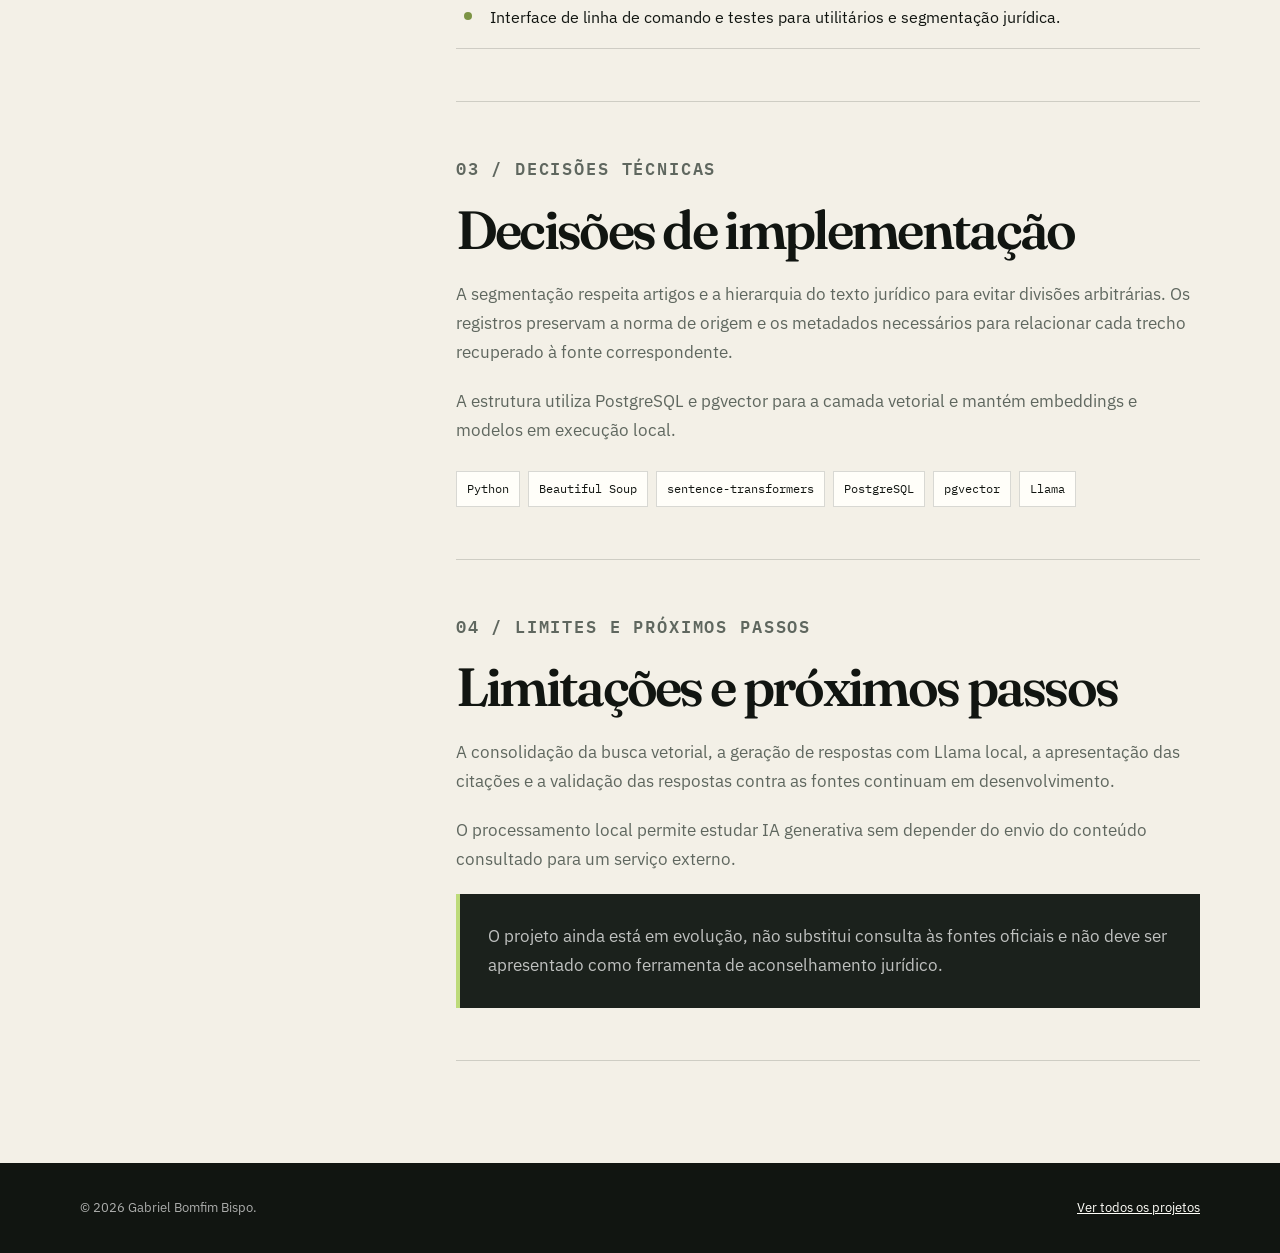
<file: projetos/rag-juridico-local.html>
<!DOCTYPE html>
<html lang="pt-BR">
<head>
    <meta charset="utf-8">
    <meta name="viewport" content="width=device-width, initial-scale=1">
    <meta name="description" content="Estudo de caso do RAG Jurídico Local de Gabriel Bomfim Bispo, projeto em desenvolvimento para consultar legislação brasileira com fontes rastreáveis.">
    <title>RAG Jurídico Local | Estudo de caso</title>
    <link rel="icon" href="../assets/favicon.svg" type="image/svg+xml">
    <link rel="preconnect" href="https://fonts.googleapis.com">
    <link rel="preconnect" href="https://fonts.gstatic.com" crossorigin>
    <link href="https://fonts.googleapis.com/css2?family=Fraunces:opsz,wght@9..144,600;9..144,700&family=IBM+Plex+Mono:wght@500;600&family=IBM+Plex+Sans:wght@400;500;600;700&display=swap" rel="stylesheet">
    <link rel="stylesheet" href="../case-study.css">
</head>
<body>
    <a class="case-skip" href="#conteudo">Pular para o conteúdo</a>
    <header class="case-header">
        <nav class="case-container case-nav" aria-label="Navegação do estudo de caso">
            <a class="case-brand" href="../index.html#inicio"><span class="case-brand-mark" aria-hidden="true">GB</span><span>Gabriel Bispo</span></a>
            <a class="case-back" href="../index.html#projetos">← Voltar aos projetos</a>
        </nav>
    </header>
    <main id="conteudo">
        <section class="case-hero" aria-labelledby="case-title">
            <div class="case-container case-hero-inner">
                <div>
                    <p class="case-kicker">Estudo de caso · IA local</p>
                    <h1 id="case-title">RAG Jurídico Local</h1>
                    <p class="case-deck">Projeto em desenvolvimento para coletar, organizar e recuperar legislação brasileira a partir de fontes oficiais, com metadados preservados e processamento local.</p>
                </div>
                <dl class="case-meta">
                    <div><dt>Status</dt><dd>Em desenvolvimento</dd></div>
                    <div><dt>Fase</dt><dd>Camada vetorial</dd></div>
                    <div><dt>Modelo</dt><dd>Llama local</dd></div>
                </dl>
            </div>
        </section>
        <div class="case-container case-main">
            <aside class="case-aside" aria-label="Resumo do projeto">
                <p>Uso este projeto para estudar engenharia de dados, busca semântica e modelos locais aplicados a textos jurídicos.</p>
                <a href="mailto:gabrielb.b@outlook.com">Conversar sobre o projeto</a>
            </aside>
            <article class="case-content">
                <section class="case-section">
                    <p class="case-section-label">01 / Contexto</p>
                    <h2>Objetivo e origem dos dados</h2>
                    <p>A proposta é construir uma base em que os textos venham de fontes oficiais, preservem seus metadados e possam ser relacionados à norma de origem.</p>
                    <p>O projeto também é meu laboratório para estudar recuperação de informação, engenharia de dados e uso local de modelos de linguagem.</p>
                </section>
                <section class="case-section">
                    <p class="case-section-label">02 / Implementação atual</p>
                    <h2>Pipeline implementado</h2>
                    <ul class="case-list">
                        <li>Coleta de legislação a partir de identificadores e fontes oficiais.</li>
                        <li>Extração, limpeza, normalização e registro canônico em JSON.</li>
                        <li>Divisão do texto por artigos e hierarquia jurídica.</li>
                        <li>Persistência local em JSON e JSONL.</li>
                        <li>Estrutura para PostgreSQL, pgvector e embeddings locais.</li>
                        <li>Interface de linha de comando e testes para utilitários e segmentação jurídica.</li>
                    </ul>
                </section>
                <section class="case-section">
                    <p class="case-section-label">03 / Decisões técnicas</p>
                    <h2>Decisões de implementação</h2>
                    <p>A segmentação respeita artigos e a hierarquia do texto jurídico para evitar divisões arbitrárias. Os registros preservam a norma de origem e os metadados necessários para relacionar cada trecho recuperado à fonte correspondente.</p>
                    <p>A estrutura utiliza PostgreSQL e pgvector para a camada vetorial e mantém embeddings e modelos em execução local.</p>
                    <ul class="case-tech" aria-label="Tecnologias usadas">
                        <li>Python</li><li>Beautiful Soup</li><li>sentence-transformers</li><li>PostgreSQL</li><li>pgvector</li><li>Llama</li>
                    </ul>
                </section>
                <section class="case-section">
                    <p class="case-section-label">04 / Limites e próximos passos</p>
                    <h2>Limitações e próximos passos</h2>
                    <p>A consolidação da busca vetorial, a geração de respostas com Llama local, a apresentação das citações e a validação das respostas contra as fontes continuam em desenvolvimento.</p>
                    <p>O processamento local permite estudar IA generativa sem depender do envio do conteúdo consultado para um serviço externo.</p>
                    <div class="case-note"><p>O projeto ainda está em evolução, não substitui consulta às fontes oficiais e não deve ser apresentado como ferramenta de aconselhamento jurídico.</p></div>
                </section>
            </article>
        </div>
    </main>
    <footer class="case-footer"><div class="case-container case-footer-inner"><span>© 2026 Gabriel Bomfim Bispo.</span><a href="../index.html#projetos">Ver todos os projetos</a></div></footer>
</body>
</html>
</file>
<file: style.css>
:root {
    --ink: #111511;
    --ink-soft: #1b211c;
    --paper: #f3f0e7;
    --paper-deep: #e8e4d9;
    --white: #fffef9;
    --muted: #60675f;
    --line: rgba(17, 21, 17, 0.16);
    --line-light: rgba(255, 255, 255, 0.18);
    --signal: #bddb7a;
    --signal-dark: #7b9344;
    --signal-surface: #cfdfa8;
    --font-display: "Fraunces", Georgia, serif;
    --font-body: "IBM Plex Sans", sans-serif;
    --font-mono: "IBM Plex Mono", monospace;
    --container: 1240px;
    --header-height: 78px;
    --shadow: 0 28px 70px rgba(5, 9, 7, 0.12);
    --ease: cubic-bezier(0.22, 1, 0.36, 1);
}

*,
*::before,
*::after {
    box-sizing: border-box;
}

html {
    scroll-behavior: smooth;
    scroll-padding-top: calc(var(--header-height) + 28px);
}

body {
    min-width: 320px;
    margin: 0;
    color: var(--ink);
    background: var(--paper);
    font-family: var(--font-body);
    font-size: 1rem;
    line-height: 1.65;
    text-rendering: optimizeLegibility;
    -webkit-font-smoothing: antialiased;
}

body.menu-open {
    overflow: hidden;
}

::selection {
    color: var(--ink);
    background: var(--signal);
}

a {
    color: inherit;
    text-decoration: none;
}

button,
input,
textarea,
select {
    font: inherit;
}

button {
    color: inherit;
}

img {
    display: block;
    max-width: 100%;
}

h1,
h2,
h3,
p,
figure,
dl,
dd {
    margin: 0;
}

ul,
ol {
    margin: 0;
    padding: 0;
    list-style: none;
}

:focus-visible {
    outline: 3px solid var(--signal-dark);
    outline-offset: 4px;
}

.skip-link {
    position: fixed;
    top: 0;
    left: 0;
    z-index: 1000;
    width: 1px;
    height: 1px;
    margin: -1px;
    padding: 0;
    overflow: hidden;
    clip-path: inset(50%);
    color: var(--ink);
    background: var(--signal);
    font-weight: 700;
}

.skip-link:focus {
    top: 12px;
    left: 12px;
    width: auto;
    height: auto;
    margin: 0;
    padding: 12px 18px;
    overflow: visible;
    clip-path: none;
}

.container {
    width: min(var(--container), calc(100% - 80px));
    margin-inline: auto;
}

.site-header {
    position: fixed;
    inset: 0 0 auto;
    z-index: 100;
    height: var(--header-height);
    color: var(--white);
    background: var(--ink);
    border-bottom: 1px solid transparent;
    transition: height 260ms var(--ease), color 260ms ease, background 260ms ease, border-color 260ms ease, backdrop-filter 260ms ease;
}

.site-header.is-scrolled {
    height: 68px;
    color: var(--ink);
    background: rgba(243, 240, 231, 0.92);
    border-color: var(--line);
    -webkit-backdrop-filter: blur(18px);
    backdrop-filter: blur(18px);
}

.header-inner {
    display: flex;
    align-items: center;
    justify-content: space-between;
    height: 100%;
}

.brand {
    display: inline-flex;
    align-items: center;
    gap: 12px;
    font-weight: 700;
    letter-spacing: -0.02em;
}

.brand-mark {
    display: grid;
    width: 39px;
    height: 39px;
    place-items: center;
    color: var(--ink);
    background: var(--signal);
    border: 1px solid rgba(16, 21, 18, 0.28);
    font-family: var(--font-mono);
    font-size: 0.75rem;
    letter-spacing: -0.05em;
    transition: transform 260ms var(--ease);
}

.brand:hover .brand-mark {
    transform: translateY(-1px);
}

.brand-name {
    font-size: 0.98rem;
}

.site-nav {
    display: flex;
    align-items: center;
    gap: clamp(22px, 3vw, 42px);
}

.site-nav a {
    position: relative;
    padding-block: 10px;
    font-family: var(--font-mono);
    font-size: 0.77rem;
    font-weight: 600;
    letter-spacing: 0.04em;
    text-transform: uppercase;
}

.site-nav a::after {
    position: absolute;
    right: 0;
    bottom: 3px;
    left: 0;
    height: 2px;
    background: currentColor;
    content: "";
    transform: scaleX(0);
    transform-origin: right;
    transition: transform 260ms var(--ease);
}

.site-nav a:hover::after,
.site-nav a[aria-current="true"]::after {
    transform: scaleX(1);
    transform-origin: left;
}

.menu-toggle {
    display: none;
    width: 46px;
    height: 46px;
    padding: 0;
    place-items: center;
    background: transparent;
    border: 1px solid currentColor;
    cursor: pointer;
}

.menu-toggle span {
    position: absolute;
    width: 20px;
    height: 1px;
    background: currentColor;
    transition: transform 220ms ease;
}

.menu-toggle span:first-child {
    transform: translateY(-4px);
}

.menu-toggle span:last-child {
    transform: translateY(4px);
}

.menu-toggle[aria-expanded="true"] span:first-child {
    transform: rotate(45deg);
}

.menu-toggle[aria-expanded="true"] span:last-child {
    transform: rotate(-45deg);
}

.hero {
    position: relative;
    min-height: max(700px, 92svh);
    overflow: hidden;
    color: var(--white);
    background: var(--ink);
}

.hero-grid-pattern {
    position: absolute;
    inset: 0;
    opacity: 0.13;
    background-image: repeating-linear-gradient(90deg, rgba(255, 255, 255, 0.12) 0 1px, transparent 1px 25%);
    -webkit-mask-image: linear-gradient(to right, black, transparent 62%);
    mask-image: linear-gradient(to right, black, transparent 62%);
}

.hero-layout {
    position: relative;
    display: grid;
    min-height: max(700px, 92svh);
    padding-top: calc(var(--header-height) + 48px);
    padding-bottom: 58px;
    grid-template-columns: minmax(0, 1.18fr) minmax(280px, 0.54fr);
    gap: clamp(48px, 6vw, 96px);
    align-items: center;
}

.hero-copy {
    position: relative;
    z-index: 2;
}

.section-index,
.project-number {
    font-family: var(--font-mono);
    font-size: 0.73rem;
    font-weight: 600;
    letter-spacing: 0.12em;
    text-transform: uppercase;
}

.hero h1 {
    max-width: 12ch;
    font-family: var(--font-display);
    font-size: clamp(4rem, 6.25vw, 6.4rem);
    font-weight: 600;
    letter-spacing: -0.06em;
    line-height: 0.92;
}

.hero h1 > span,
.hero h1 em {
    display: block;
}

.hero h1 em {
    color: var(--signal);
    font-weight: 600;
    font-style: italic;
}

.hero-specialty {
    max-width: 650px;
    margin-top: 30px;
    padding-left: 18px;
    color: rgba(255, 255, 255, 0.9);
    border-left: 2px solid var(--signal);
    font-size: clamp(1.2rem, 2vw, 1.55rem);
    font-weight: 600;
    line-height: 1.35;
}

.hero-lead {
    max-width: 650px;
    margin-top: 24px;
    color: rgba(255, 255, 255, 0.74);
    font-size: clamp(1.08rem, 1.6vw, 1.28rem);
    line-height: 1.65;
}

.hero-actions {
    display: flex;
    margin-top: 34px;
    gap: 14px;
    align-items: center;
    flex-wrap: wrap;
}

.button {
    display: inline-flex;
    min-height: 52px;
    padding: 0 22px;
    gap: 26px;
    align-items: center;
    justify-content: space-between;
    border: 1px solid transparent;
    font-size: 0.94rem;
    font-weight: 700;
    transition: color 220ms ease, background 220ms ease, border-color 220ms ease, transform 220ms var(--ease), box-shadow 220ms ease;
}

.button:hover {
    transform: translateY(-1px);
}

.button span {
    transition: transform 220ms var(--ease);
}

.button:hover span {
    transform: translate(2px, -2px);
}

.button-primary {
    color: var(--ink);
    background: var(--signal);
    border-color: var(--signal);
    box-shadow: inset 0 -1px 0 rgba(17, 21, 17, 0.16);
}

.button-primary:hover {
    background: var(--signal-surface);
    border-color: var(--signal-surface);
    box-shadow: 0 8px 28px rgba(189, 219, 122, 0.13);
}

.button-outline {
    color: var(--white);
    border-color: rgba(255, 255, 255, 0.36);
}

.button-outline:hover {
    color: var(--ink);
    background: var(--white);
    border-color: var(--white);
}

.text-link {
    position: relative;
    margin-left: 8px;
    padding: 10px 2px 8px;
    color: rgba(255, 255, 255, 0.8);
    font-weight: 600;
}

.text-link::after {
    position: absolute;
    right: 0;
    bottom: 4px;
    left: 0;
    height: 1px;
    background: var(--signal);
    content: "";
    transform: scaleX(0.28);
    transform-origin: left;
    transition: transform 240ms var(--ease);
}

.text-link:hover::after {
    transform: scaleX(1);
}

.portrait-composition {
    position: relative;
    display: flex;
    min-height: 360px;
    align-self: center;
    align-items: center;
    justify-content: flex-end;
}

.portrait-frame {
    position: relative;
    width: min(100%, 292px);
    animation: portrait-float 5.6s ease-in-out infinite alternate;
    will-change: transform;
}

.portrait-photo {
    position: relative;
    isolation: isolate;
}

.portrait-photo::before {
    position: absolute;
    inset: 9px -9px -9px 9px;
    z-index: -1;
    background: transparent;
    border: 1px solid rgba(189, 219, 122, 0.38);
    border-radius: 18px;
    content: "";
}

.portrait-media {
    position: relative;
    aspect-ratio: 4 / 5;
    overflow: hidden;
    background: #cdd8d4;
    border: 1px solid rgba(255, 255, 255, 0.22);
    border-radius: 18px;
    box-shadow: 0 22px 52px rgba(0, 0, 0, 0.24);
}

.portrait-media::after {
    position: absolute;
    inset: 0;
    background: linear-gradient(to top, rgba(7, 17, 12, 0.08), transparent 30%);
    pointer-events: none;
    content: "";
}

.portrait-media img {
    width: 100%;
    height: 100%;
    object-fit: cover;
    object-position: 50% 48%;
    filter: none;
    transform: none;
}

@keyframes portrait-float {
    from { transform: translateY(5px); }
    to { transform: translateY(-8px); }
}

.section {
    padding: clamp(88px, 8.5vw, 132px) 0;
}

.section-heading {
    max-width: 680px;
}

.section-index {
    margin-bottom: 25px;
    color: var(--muted);
}

.section-heading h2,
.contact h2 {
    font-family: var(--font-display);
    font-size: clamp(2.8rem, 5.1vw, 5rem);
    font-weight: 600;
    letter-spacing: -0.052em;
    line-height: 0.98;
}

.section-heading-row {
    display: flex;
    max-width: none;
    margin-bottom: clamp(54px, 7vw, 90px);
    gap: 50px;
    align-items: end;
    justify-content: space-between;
}

.section-heading-row > div {
    max-width: 760px;
}

.section-aside {
    max-width: 310px;
    padding-left: 18px;
    color: var(--muted);
    border-left: 2px solid var(--signal-dark);
    font-size: 0.92rem;
}

.about-section-label,
.skills-group-heading > div > p,
.professional-skills-heading > p {
    color: var(--signal-dark);
    font-family: var(--font-mono);
    font-size: 0.67rem;
    font-weight: 600;
    letter-spacing: 0.08em;
    text-transform: uppercase;
}

.about-heading {
    max-width: 900px;
    margin-bottom: clamp(48px, 6vw, 76px);
}

.about-content {
    display: grid;
    grid-template-columns: minmax(0, 1.45fr) minmax(300px, 0.55fr);
    gap: clamp(48px, 7vw, 90px);
    align-items: start;
}

.about-narrative {
    border-top: 1px solid var(--line);
}

.about-section {
    padding: clamp(30px, 4vw, 48px) 0;
    border-bottom: 1px solid var(--line);
}

.about-section h3 {
    margin-top: 12px;
    font-family: var(--font-display);
    font-size: clamp(2rem, 3.15vw, 3rem);
    font-weight: 600;
    letter-spacing: -0.04em;
    line-height: 1.04;
}

.about-section p:not(.about-section-label) {
    max-width: 760px;
    margin-top: 22px;
    color: var(--muted);
    font-size: 1rem;
    line-height: 1.78;
}

.about-section .about-intro {
    color: var(--ink);
    font-size: clamp(1.12rem, 1.55vw, 1.28rem);
    line-height: 1.7;
}

.about-sidebar {
    display: grid;
    gap: 24px;
}

.education-panel {
    padding: clamp(26px, 3vw, 36px);
    color: var(--white);
    background: var(--ink-soft);
}

.education-panel > h3,
.about-complement > h3 {
    font-family: var(--font-display);
    font-size: clamp(1.65rem, 2.2vw, 2.05rem);
    font-weight: 600;
    letter-spacing: -0.035em;
    line-height: 1.08;
}

.education-list {
    display: grid;
    margin-top: 22px;
    border-top: 1px solid var(--line-light);
}

.education-list > div {
    display: grid;
    padding: 18px 0;
    border-bottom: 1px solid var(--line-light);
    gap: 7px;
}

.education-list dt {
    font-weight: 700;
    line-height: 1.35;
}

.education-list dd {
    display: grid;
    color: rgba(255, 255, 255, 0.62);
    font-size: 0.86rem;
    gap: 2px;
}

.education-list dd strong {
    color: rgba(255, 255, 255, 0.88);
    font-weight: 500;
}

.about-complement {
    padding: 26px;
    border: 1px solid var(--line);
}

.about-complement dl {
    display: grid;
    margin-top: 20px;
}

.about-complement dl > div {
    padding: 16px 0;
    border-top: 1px solid var(--line);
}

.about-complement dt {
    font-family: var(--font-mono);
    font-size: 0.67rem;
    font-weight: 600;
    letter-spacing: 0.08em;
    text-transform: uppercase;
}

.about-complement dd {
    margin-top: 5px;
    color: var(--muted);
    font-size: 0.9rem;
}

.skills {
    position: relative;
    color: var(--white);
    background: var(--ink-soft);
}

.skills::before {
    position: absolute;
    top: 0;
    right: 8%;
    width: 1px;
    height: 80px;
    background: var(--signal);
    content: "";
}

.skills .section-index,
.skills .section-aside {
    color: rgba(255, 255, 255, 0.58);
}

.skills-heading {
    max-width: 900px;
    margin-bottom: clamp(48px, 6vw, 72px);
}

.skills-group-heading {
    display: flex;
    margin-bottom: 28px;
    gap: 32px;
    align-items: end;
    justify-content: space-between;
}

.skills-group-heading h3,
.professional-skills-heading h3 {
    max-width: 620px;
    margin-top: 10px;
    font-family: var(--font-display);
    font-size: clamp(1.8rem, 2.6vw, 2.5rem);
    font-weight: 600;
    letter-spacing: -0.035em;
    line-height: 1.08;
}

.skill-legend {
    display: flex;
    padding-bottom: 5px;
    gap: 20px;
    color: rgba(255, 255, 255, 0.58);
    font-family: var(--font-mono);
    font-size: 0.68rem;
    line-height: 1.45;
    flex-wrap: wrap;
    justify-content: flex-end;
}

.skill-legend span {
    display: inline-flex;
    gap: 7px;
    align-items: center;
}

.skill-legend i {
    width: 7px;
    height: 7px;
    background: var(--signal);
    border-radius: 50%;
}

.skill-legend span:last-child i {
    background: transparent;
    border: 1px solid rgba(255, 255, 255, 0.52);
}

.skill-grid {
    display: grid;
    grid-template-columns: repeat(6, minmax(0, 1fr));
    gap: 1px;
    background: var(--line-light);
    border: 1px solid var(--line-light);
}

.skill-card {
    position: relative;
    min-width: 0;
    padding: clamp(28px, 2.6vw, 38px);
    background: var(--ink-soft);
    grid-column: span 2;
    transition: background 280ms ease, transform 280ms var(--ease);
}

.skill-card:nth-child(4),
.skill-card:nth-child(5) {
    grid-column: span 3;
}

.skill-card::before {
    position: absolute;
    inset: 0 0 auto;
    height: 2px;
    background: var(--signal);
    content: "";
    transform: scaleX(0);
    transform-origin: left;
    transition: transform 320ms var(--ease);
}

.skill-card:hover {
    z-index: 2;
    background: #232b24;
    transform: translateY(-3px);
}

.skill-card:hover::before {
    transform: scaleX(1);
}

.skill-number {
    color: rgba(255, 255, 255, 0.55);
    font-family: var(--font-mono);
    font-size: 0.67rem;
}

.skill-card:hover .skill-number {
    color: var(--signal);
}

.skill-card h3 {
    margin: 30px 0 26px;
    font-family: var(--font-display);
    font-size: clamp(1.8rem, 2.25vw, 2.35rem);
    font-weight: 600;
    letter-spacing: -0.035em;
    line-height: 1.02;
}

.skill-card ul {
    display: grid;
    gap: 11px;
    color: rgba(255, 255, 255, 0.64);
    font-size: 0.95rem;
    line-height: 1.45;
}

.skill-card:hover ul {
    color: rgba(255, 255, 255, 0.78);
}

.skill-card li {
    display: grid;
    min-width: 0;
    grid-template-columns: minmax(0, 1fr) auto;
    gap: 14px;
    align-items: start;
}

.skill-card li span {
    max-width: 132px;
    padding-left: 9px;
    border-left: 1px solid rgba(185, 224, 106, 0.48);
    color: rgba(255, 255, 255, 0.7);
    font-family: var(--font-mono);
    font-size: 0.7rem;
    line-height: 1.4;
    text-align: right;
    text-transform: uppercase;
}

.professional-skills {
    margin-top: clamp(48px, 6vw, 72px);
    padding-top: clamp(36px, 5vw, 54px);
    border-top: 1px solid var(--line-light);
}

.professional-skills-heading {
    display: grid;
    max-width: 760px;
    margin-bottom: 26px;
}

.soft-skill-grid {
    display: grid;
    border-top: 1px solid var(--line-light);
    border-bottom: 1px solid var(--line-light);
    grid-template-columns: repeat(2, minmax(0, 1fr));
}

.soft-skill-grid article {
    display: grid;
    min-width: 0;
    padding: 26px 30px;
    border-right: 1px solid var(--line-light);
    border-bottom: 1px solid var(--line-light);
    grid-template-columns: 30px minmax(0, 1fr);
    column-gap: 16px;
}

.soft-skill-grid article:nth-child(2n) {
    border-right: 0;
}

.soft-skill-grid article:nth-last-child(-n + 2) {
    border-bottom: 0;
}

.soft-skill-grid span {
    color: var(--signal);
    font-family: var(--font-mono);
    font-size: 0.67rem;
    grid-row: 1 / span 2;
}

.soft-skill-grid h4 {
    min-height: 0;
    margin: 0;
    font-family: var(--font-display);
    font-size: clamp(1.35rem, 1.75vw, 1.7rem);
    font-weight: 600;
    letter-spacing: -0.025em;
    line-height: 1.08;
}

.soft-skill-grid p {
    margin-top: 12px;
    color: rgba(255, 255, 255, 0.62);
    font-size: 0.87rem;
    line-height: 1.62;
}

.projects {
    overflow: hidden;
    background: var(--paper-deep);
}

.project-list {
    display: grid;
    gap: 28px;
}

.project-group-heading {
    display: flex;
    margin-bottom: 24px;
    padding-bottom: 18px;
    gap: 28px;
    align-items: end;
    justify-content: space-between;
    border-bottom: 1px solid var(--line);
}

.project-group-heading-secondary {
    margin-top: clamp(58px, 7vw, 88px);
}

.project-group-heading > p {
    color: var(--signal-dark);
    font-family: var(--font-mono);
    font-size: 0.68rem;
    font-weight: 600;
    letter-spacing: 0.09em;
    text-transform: uppercase;
}

.project-group-heading h3 {
    max-width: 620px;
    font-family: var(--font-display);
    font-size: clamp(1.7rem, 2.5vw, 2.35rem);
    font-weight: 600;
    letter-spacing: -0.035em;
    line-height: 1.08;
    text-align: right;
}

.project-secondary {
    display: grid;
    grid-template-columns: repeat(3, minmax(0, 1fr));
    gap: 22px;
}

.project-card {
    display: grid;
    overflow: hidden;
    background: var(--white);
    border: 1px solid var(--line);
    grid-template-columns: minmax(0, 1fr) minmax(0, 1fr);
    transition: box-shadow 320ms ease, transform 320ms var(--ease);
}

.project-card:hover {
    z-index: 2;
    box-shadow: var(--shadow);
    transform: translateY(-3px);
}

.project-card-reverse .project-media {
    order: 2;
}

.project-card-media-wide {
    grid-template-columns: minmax(390px, 0.72fr) minmax(0, 1.28fr);
}

.project-card-media-square {
    grid-template-columns: minmax(0, 0.9fr) minmax(390px, 1.1fr);
}

.project-card-media-landscape {
    grid-template-columns: minmax(390px, 1fr) minmax(0, 1fr);
}

.project-card-media-wide .project-body {
    padding: clamp(28px, 3vw, 42px);
}

.project-card-media-wide .project-body h3 {
    font-size: clamp(2.25rem, 3.2vw, 3.25rem);
}

.project-card-media-panorama .project-body {
    min-height: 0;
    padding-block: 18px;
}

.project-card-media-panorama .project-number {
    margin-top: 12px;
}

.project-card-media-panorama .project-body h3 {
    font-size: clamp(2.15rem, 2.55vw, 2.55rem);
}

.project-card-media-panorama .project-description {
    margin-top: 11px;
    font-size: 0.89rem;
    line-height: 1.43;
}

.project-card-media-panorama .project-tags {
    margin-top: 12px;
}

.project-card-media-panorama .project-link {
    margin-top: 12px;
    padding-top: 13px;
}

.project-card-media-panorama .project-media-image {
    min-height: 0;
    --media-inset: 6px;
}

.project-card-media-landscape .project-body {
    padding: clamp(24px, 2.8vw, 38px);
}

.project-card-media-landscape .project-number {
    margin-top: 18px;
}

.project-card-media-landscape .project-body h3 {
    font-size: clamp(2.2rem, 3vw, 3rem);
}

.project-card-media-landscape .project-description {
    margin-top: 15px;
    font-size: 0.93rem;
    line-height: 1.52;
}

.project-card-media-landscape .project-tags {
    margin-top: 16px;
}

.project-card-media-landscape .project-link {
    margin-top: 18px;
    padding-top: 17px;
}

.project-media {
    position: relative;
    min-height: 0;
    overflow: hidden;
    color: var(--white);
    background: var(--ink);
    isolation: isolate;
}

.project-media-image {
    --media-inset: clamp(6px, 0.65vw, 10px);
    box-sizing: border-box;
    width: 100%;
    padding: var(--media-inset);
    aspect-ratio: var(--media-aspect);
    border: 0;
    appearance: none;
    background-color: var(--media-surface, var(--ink));
    background-image: linear-gradient(145deg, rgba(255, 255, 255, 0.2), var(--media-tint, rgba(255, 255, 255, 0.04)));
    cursor: zoom-in;
    text-align: left;
}

.project-media-image::before,
.project-media-image::after {
    display: none;
}

.project-image-layer {
    position: absolute;
    z-index: 1;
    inset: var(--media-inset);
    display: grid;
    overflow: hidden;
    background-image: var(--project-image);
    background-position: center;
    background-repeat: no-repeat;
    background-size: contain;
    place-items: center;
    transition: transform 420ms var(--ease), filter 260ms ease;
}

.project-image-layer img {
    display: block;
    width: 100%;
    height: 100%;
    object-fit: contain;
    image-rendering: auto;
    opacity: 0;
    pointer-events: none;
    user-select: none;
}

.media-zoom-hint {
    position: absolute;
    right: calc(var(--media-inset) + 10px);
    bottom: calc(var(--media-inset) + 10px);
    z-index: 3;
    display: inline-flex;
    min-height: 34px;
    padding: 0 11px;
    gap: 9px;
    align-items: center;
    color: rgba(255, 255, 255, 0.92);
    background: rgba(13, 17, 14, 0.84);
    border: 1px solid rgba(255, 255, 255, 0.22);
    backdrop-filter: blur(10px);
    font-family: var(--font-mono);
    font-size: 0.65rem;
    letter-spacing: 0.06em;
    text-transform: uppercase;
    transition: opacity 220ms ease, transform 280ms var(--ease);
}

.project-media-image:hover .project-image-layer,
.project-media-image:focus-visible .project-image-layer {
    filter: saturate(1.04) contrast(1.02);
    transform: scale(1.045);
}

.project-media-image:hover .media-zoom-hint,
.project-media-image:focus-visible .media-zoom-hint {
    opacity: 1;
    transform: translateY(0);
}

.project-media::before,
.project-media::after {
    position: absolute;
    z-index: 1;
    background: color-mix(in srgb, var(--project-accent), transparent 25%);
    content: "";
    transform-origin: top left;
    transition: transform 650ms var(--ease);
}

.project-media::before {
    top: 32px;
    left: 32px;
    width: 64%;
    height: 1px;
    transform: scaleX(0.72);
}

.project-media::after {
    top: 32px;
    left: 32px;
    width: 1px;
    height: 48%;
    transform: scaleY(0.66);
}

.project-card:hover .project-media::before {
    transform: scaleX(1);
}

.project-card:hover .project-media::after {
    transform: scaleY(1);
}

.media-grid {
    position: absolute;
    inset: 0;
    opacity: 0.22;
    background-image:
        linear-gradient(90deg, transparent calc(33.333% - 0.5px), rgba(255, 255, 255, 0.15) 33.333%, transparent calc(33.333% + 0.5px)),
        linear-gradient(90deg, transparent calc(66.666% - 0.5px), rgba(255, 255, 255, 0.15) 66.666%, transparent calc(66.666% + 0.5px));
}

.media-code {
    position: absolute;
    top: 26px;
    left: 30px;
    z-index: 2;
    color: var(--project-accent);
    font-family: var(--font-display);
    font-size: clamp(5rem, 9vw, 9rem);
    font-weight: 600;
    letter-spacing: -0.08em;
    line-height: 1;
    opacity: 0.87;
    transition: transform 520ms var(--ease);
}

.project-card:hover .media-code {
    transform: translateX(7px);
}

.media-placeholder {
    position: absolute;
    right: 34px;
    bottom: 33px;
    left: 34px;
    z-index: 2;
    display: grid;
    padding-top: 18px;
    border-top: 1px solid rgba(255, 255, 255, 0.34);
    gap: 5px;
}

.media-placeholder span {
    font-weight: 700;
}

.media-placeholder small {
    color: rgba(255, 255, 255, 0.55);
    font-family: var(--font-mono);
    font-size: 0.67rem;
    letter-spacing: 0.06em;
    text-transform: uppercase;
}

.media-overlay {
    position: absolute;
    top: 25px;
    right: 26px;
    z-index: 3;
    color: rgba(255, 255, 255, 0.82);
    background: rgba(17, 21, 17, 0.82);
    border: 1px solid rgba(255, 255, 255, 0.18);
    opacity: 1;
    transform: none;
    transition: opacity 260ms ease, transform 320ms var(--ease);
}

.media-overlay span {
    display: block;
    padding: 9px 11px;
    font-family: var(--font-mono);
    font-size: 0.65rem;
    letter-spacing: 0.08em;
    text-transform: uppercase;
}

.project-card:hover .media-overlay,
.project-card:focus-within .media-overlay {
    opacity: 1;
    transform: translateY(0);
}

.project-body {
    display: flex;
    min-height: 0;
    padding: clamp(34px, 3.8vw, 50px);
    flex-direction: column;
}

.project-meta {
    display: flex;
    width: max-content;
    max-width: 100%;
    padding: 7px 10px;
    gap: 8px;
    align-items: center;
    color: #31500f;
    background: #e5f6c1;
    font-family: var(--font-mono);
    font-size: 0.69rem;
    font-weight: 600;
    letter-spacing: 0.03em;
    text-transform: uppercase;
}

.project-meta-warning {
    color: #643319;
    background: #ffe2c8;
}

.project-meta-progress {
    color: #3b3564;
    background: #e5defe;
}

.status-dot {
    width: 6px;
    height: 6px;
    background: currentColor;
    border-radius: 50%;
}

.project-number {
    margin-top: 25px;
    color: var(--muted);
}

.project-body h3 {
    margin-top: 7px;
    font-family: var(--font-display);
    font-size: clamp(2.25rem, 3.65vw, 3.7rem);
    font-weight: 600;
    letter-spacing: -0.05em;
    line-height: 1;
}

.project-description {
    margin-top: 21px;
    color: var(--muted);
    font-size: 1rem;
    line-height: 1.65;
}

.project-tags {
    display: flex;
    margin-top: 22px;
    gap: 7px;
    flex-wrap: wrap;
}

.project-tags li {
    padding: 5px 9px;
    border: 1px solid var(--line);
    font-family: var(--font-mono);
    font-size: 0.7rem;
}

.project-card-compact {
    grid-template-columns: 1fr;
}

.project-card-compact .project-media {
    min-height: 0;
    aspect-ratio: 16 / 9;
}

.project-card-compact .project-media-image {
    --media-inset: 6px;
}

.project-card-compact .media-code {
    top: 18px;
    left: 22px;
    font-size: clamp(4rem, 7vw, 6.5rem);
}

.project-card-compact .media-placeholder {
    right: 22px;
    bottom: 18px;
    left: 22px;
    padding-top: 12px;
}

.project-card-compact .project-body {
    min-height: 0;
    padding: clamp(26px, 2.7vw, 34px);
}

.project-card-compact .project-body h3 {
    font-size: clamp(2rem, 2.5vw, 2.45rem);
}

.project-card-compact .project-number {
    margin-top: 20px;
}

.project-card-compact .project-description {
    margin-top: 17px;
    font-size: 0.91rem;
    line-height: 1.55;
}

.project-card-compact .project-tags {
    margin-top: 18px;
}

.project-card-compact .project-link {
    padding-top: 20px;
}

.project-link {
    display: flex;
    margin-top: auto;
    padding-top: 26px;
    border-top: 1px solid var(--line);
    font-weight: 700;
    justify-content: space-between;
    transition: color 180ms ease;
}

.project-link span {
    transition: transform 220ms var(--ease);
}

.project-link:hover {
    color: var(--signal-dark);
}

.project-link:hover span {
    transform: translate(3px, -3px);
}

body.viewer-open {
    overflow: hidden;
}

.image-viewer {
    width: min(96vw, 1800px);
    height: min(92vh, 1040px);
    max-width: none;
    max-height: none;
    padding: 0;
    color: var(--white);
    background: #0b0e0c;
    border: 1px solid rgba(255, 255, 255, 0.2);
    box-shadow: 0 32px 100px rgba(0, 0, 0, 0.48);
    overflow: hidden;
}

.image-viewer::backdrop {
    background: rgba(7, 9, 7, 0.88);
    backdrop-filter: blur(8px);
}

.image-viewer-panel {
    display: grid;
    height: 100%;
    grid-template-rows: auto minmax(0, 1fr);
}

.image-viewer-toolbar {
    display: flex;
    min-height: 62px;
    padding: 10px 14px 10px 20px;
    gap: 18px;
    align-items: center;
    justify-content: space-between;
    background: #111611;
    border-bottom: 1px solid rgba(255, 255, 255, 0.14);
}

.image-viewer-toolbar p {
    overflow: hidden;
    color: rgba(255, 255, 255, 0.76);
    font-size: 0.86rem;
    text-overflow: ellipsis;
    white-space: nowrap;
}

.image-viewer-actions {
    display: flex;
    gap: 8px;
    align-items: center;
    flex-shrink: 0;
}

.image-viewer-actions a,
.image-viewer-actions button {
    display: inline-flex;
    min-height: 38px;
    padding: 0 13px;
    gap: 8px;
    align-items: center;
    color: var(--white);
    background: transparent;
    border: 1px solid rgba(255, 255, 255, 0.24);
    font-size: 0.75rem;
    font-weight: 700;
    cursor: pointer;
}

.image-viewer-actions a:hover,
.image-viewer-actions button:hover {
    color: var(--ink);
    background: var(--signal);
    border-color: var(--signal);
}

.image-viewer-viewport {
    display: grid;
    min-width: 0;
    min-height: 0;
    padding: clamp(12px, 2vw, 28px);
    overflow: auto;
    place-items: center;
}

.image-viewer-viewport img {
    display: block;
    max-width: 100%;
    max-height: 100%;
    width: auto;
    height: auto;
    object-fit: contain;
    image-rendering: auto;
    cursor: zoom-in;
}

.image-viewer-viewport img.is-zoomed {
    max-width: none;
    max-height: none;
    cursor: zoom-out;
}

.contact {
    position: relative;
    overflow: hidden;
    padding: clamp(100px, 11vw, 160px) 0;
    color: var(--ink);
    background: var(--signal-surface);
}

.contact::after {
    position: absolute;
    top: 0;
    right: 8%;
    width: 1px;
    height: 86px;
    background: rgba(17, 21, 17, 0.48);
    content: "";
}

.contact-noise {
    position: absolute;
    inset: 0;
    opacity: 0.1;
    background-image: repeating-linear-gradient(90deg, var(--ink) 0 1px, transparent 1px 25%);
    -webkit-mask-image: linear-gradient(to right, transparent, black 35%, transparent 85%);
    mask-image: linear-gradient(to right, transparent, black 35%, transparent 85%);
}

.contact-layout {
    position: relative;
    z-index: 2;
    display: grid;
    grid-template-columns: minmax(0, 1.1fr) minmax(340px, 0.9fr);
    gap: clamp(70px, 11vw, 160px);
    align-items: start;
}

.contact h2 {
    max-width: 720px;
    font-size: clamp(3.2rem, 6vw, 6.2rem);
}

.contact .section-index {
    color: rgba(16, 21, 18, 0.62);
}

.contact-panel {
    padding-top: 50px;
}

.contact-panel > p {
    max-width: 480px;
    margin-bottom: 40px;
    font-size: 1.05rem;
}

.contact-link {
    display: grid;
    padding: 22px 0;
    border-top: 1px solid rgba(16, 21, 18, 0.36);
    grid-template-columns: 76px minmax(0, 1fr) auto;
    gap: 16px;
    align-items: center;
}

.contact-link:last-child {
    border-bottom: 1px solid rgba(16, 21, 18, 0.36);
}

.contact-link > span:first-child {
    font-family: var(--font-mono);
    font-size: 0.67rem;
    text-transform: uppercase;
}

.contact-link strong {
    overflow-wrap: anywhere;
    font-size: 0.98rem;
}

.contact-link > span:last-child {
    font-size: 1.2rem;
    transition: transform 220ms var(--ease);
}

.contact-link:hover > span:last-child {
    transform: translate(4px, -4px);
}

.site-footer {
    color: rgba(255, 255, 255, 0.65);
    background: var(--ink);
}

.footer-inner {
    display: flex;
    min-height: 108px;
    gap: 28px;
    align-items: center;
    justify-content: space-between;
    font-size: 0.8rem;
}

.footer-inner a {
    color: var(--white);
    font-weight: 600;
}

[data-reveal] {
    opacity: 1;
    transform: none;
}

.js [data-reveal] {
    opacity: 0;
    transform: translateY(26px);
    transition: opacity 680ms var(--ease), transform 680ms var(--ease);
}

.js [data-reveal][data-reveal-delay="1"] {
    transition-delay: 100ms;
}

.js [data-reveal][data-reveal-delay="2"] {
    transition-delay: 180ms;
}

.js [data-reveal].is-visible {
    opacity: 1;
    transform: translateY(0);
}

@media (max-width: 1120px) {
    .hero-layout {
        grid-template-columns: minmax(0, 1fr) minmax(330px, 0.64fr);
        gap: 42px;
    }

    .project-card-compact { grid-template-columns: 1fr; }
}

@media (max-width: 1080px) {
    .contact-layout {
        grid-template-columns: 1fr;
        gap: 48px;
    }

    .project-card,
    .project-card-media-wide,
    .project-card-media-square,
    .project-card-media-landscape {
        grid-template-columns: 1fr;
    }

    .project-card-reverse .project-media {
        order: initial;
    }

    .project-card-placeholder:not(.project-card-compact) .project-media {
        aspect-ratio: 16 / 6;
    }
}

@media (min-width: 901px) and (max-width: 1080px) {
    .project-card-media-square {
        grid-template-columns: minmax(0, 0.9fr) minmax(0, 1.1fr);
    }

    .project-card-media-landscape {
        grid-template-columns: minmax(0, 0.9fr) minmax(0, 1.1fr);
    }

    .project-card-media-landscape.project-card-reverse .project-media {
        order: 2;
    }

    .project-card-media-landscape .project-body {
        padding: 22px;
    }

    .project-card-media-landscape .project-number {
        margin-top: 14px;
    }

    .project-card-media-landscape .project-body h3 {
        font-size: 2.15rem;
    }

    .project-card-media-landscape .project-description {
        margin-top: 12px;
        font-size: 0.88rem;
        line-height: 1.45;
    }

    .project-card-media-landscape .project-tags {
        margin-top: 12px;
    }

    .project-card-media-landscape .project-tags li {
        padding: 4px 6px;
        font-size: 0.65rem;
    }

    .project-card-media-landscape .project-link {
        margin-top: 14px;
        padding-top: 14px;
    }

    .project-card-media-square .project-body {
        padding: 30px 34px;
    }

    .project-card-media-square .project-number {
        margin-top: 20px;
    }

    .project-card-media-square .project-description {
        margin-top: 18px;
    }

    .project-card-media-square .project-tags {
        margin-top: 18px;
    }

    .project-card-media-square .project-link {
        padding-top: 22px;
    }

}

@media (max-width: 960px) {
    .project-secondary { grid-template-columns: 1fr; }
}

@media (max-width: 900px) {
    :root { --header-height: 70px; }

    .container { width: min(100% - 48px, var(--container)); }

    .menu-toggle {
        display: grid;
        position: relative;
        z-index: 102;
    }

    .site-nav {
        display: flex;
        position: fixed;
        inset: 0;
        z-index: 101;
        padding: 110px 24px 44px;
        color: var(--white);
        background: var(--ink);
        flex-direction: column;
        gap: 4px;
        align-items: stretch;
        justify-content: center;
    }

    .js .site-nav {
        visibility: hidden;
        opacity: 0;
        transform: translateY(-18px);
        transition: opacity 240ms ease, transform 300ms var(--ease), visibility 240ms ease;
    }

    .js .site-nav.is-open {
        visibility: visible;
        opacity: 1;
        transform: translateY(0);
    }

    .site-nav a {
        padding: 14px 0;
        border-bottom: 1px solid var(--line-light);
        font-family: var(--font-display);
        font-size: clamp(2.2rem, 8vw, 3.8rem);
        letter-spacing: -0.04em;
        text-transform: none;
    }

    .site-nav a::after { display: none; }

    .menu-open .site-header,
    .menu-open .site-header.is-scrolled {
        color: var(--white);
        background: transparent;
        border-color: transparent;
        backdrop-filter: none;
    }

    .hero-layout {
        padding-top: 142px;
        grid-template-columns: 1fr;
        gap: 58px;
    }

    .hero h1 {
        max-width: 12ch;
        font-size: clamp(3.8rem, 9.5vw, 5.6rem);
    }

    .portrait-composition {
        min-height: 340px;
        justify-content: center;
    }
    .portrait-frame { width: min(42vw, 280px); }

    .about-content { grid-template-columns: 1fr; }

    .about-sidebar {
        grid-template-columns: minmax(0, 1.2fr) minmax(240px, 0.8fr);
        align-items: stretch;
    }

    .section-heading-row {
        align-items: start;
        flex-direction: column;
    }

    .skill-grid { grid-template-columns: 1fr 1fr; }

    .skill-card,
    .skill-card:nth-child(4),
    .skill-card:nth-child(5) {
        min-height: 0;
        grid-column: auto;
    }

    .skill-card:last-child { grid-column: 1 / -1; }
    .project-card { grid-template-columns: 1fr; }
    .project-card-reverse .project-media { order: initial; }

    .project-media {
        min-height: auto;
        aspect-ratio: 16 / 10;
    }

    .project-media-image {
        aspect-ratio: var(--media-aspect, 16 / 10);
    }

    .project-body { min-height: 0; }
    .project-secondary { grid-template-columns: 1fr; }
    .project-card-compact .project-body { min-height: 0; }
    .contact-panel { padding-top: 0; }
}

@media (max-width: 600px) {
    .container { width: min(100% - 32px, var(--container)); }
    .brand-name { display: none; }

    .hero-layout {
        min-height: auto;
        padding-top: 116px;
        padding-bottom: 68px;
        gap: 44px;
    }

    .hero h1 {
        max-width: 12ch;
        font-size: clamp(3.1rem, 13.5vw, 4.2rem);
    }

    .hero-specialty {
        margin-top: 24px;
        font-size: 1.12rem;
    }

    .hero-lead {
        margin-top: 28px;
        font-size: 1.02rem;
    }

    .hero-actions {
        margin-top: 32px;
        align-items: stretch;
        flex-direction: column;
    }

    .button { width: 100%; }

    .text-link {
        width: max-content;
        margin-left: 0;
    }

    .portrait-composition { min-height: 290px; }
    .portrait-frame { width: min(56vw, 216px); }

    .section { padding: 76px 0; }

    .section-heading h2,
    .contact h2 {
        font-size: clamp(2.65rem, 13vw, 4rem);
    }

    .about-heading { margin-bottom: 38px; }

    .about-section { padding: 28px 0; }

    .about-section .about-intro { font-size: 1.08rem; }

    .about-sidebar { grid-template-columns: 1fr; }

    .education-panel {
        padding: 28px 24px;
    }

    .skill-grid { grid-template-columns: 1fr; }

    .skills-group-heading {
        align-items: flex-start;
        flex-direction: column;
    }

    .soft-skill-grid { grid-template-columns: 1fr; }

    .soft-skill-grid article,
    .soft-skill-grid article:nth-child(2) {
        border-right: 0;
        border-bottom: 1px solid var(--line-light);
    }

    .soft-skill-grid article:last-child { border-bottom: 0; }

    .soft-skill-grid h4 { min-height: 0; }

    .skill-card,
    .skill-card:nth-child(4),
    .skill-card:nth-child(5),
    .skill-card:last-child {
        min-height: 0;
        padding: 26px;
        grid-column: auto;
    }

    .skill-card h3 {
        min-height: 0;
        margin: 28px 0 24px;
    }

    .project-list { gap: 18px; }
    .project-group-heading {
        align-items: flex-start;
        flex-direction: column;
        gap: 8px;
    }

    .project-group-heading h3 { text-align: left; }
    .project-card:hover { transform: none; }
    .project-media { aspect-ratio: 4 / 3; }
    .project-media-image {
        --media-inset: 4px;
        aspect-ratio: var(--media-aspect, 16 / 10);
        padding: var(--media-inset);
    }

    .project-card-media-panorama .project-media-image,
    .project-card-compact .project-media-image {
        --media-inset: 4px;
    }

    .project-card-placeholder .project-media {
        aspect-ratio: 16 / 8;
    }

    .media-zoom-hint {
        right: 10px;
        bottom: 10px;
        width: 34px;
        padding: 0;
        justify-content: center;
        font-size: 0;
    }

    .media-zoom-hint span { font-size: 0.78rem; }

    .media-code {
        top: 20px;
        left: 23px;
    }

    .media-placeholder {
        right: 22px;
        bottom: 22px;
        left: 22px;
    }

    .project-body {
        min-height: 0;
        padding: 30px 24px;
    }

    .project-link {
        margin-top: 32px;
    }

    .project-body h3 { font-size: 2.35rem; }
    .project-description { font-size: 0.94rem; }
    .contact { padding: 76px 0; }

    .contact-link { grid-template-columns: 1fr auto; }
    .contact-link > span:first-child { grid-column: 1 / -1; }

    .footer-inner {
        padding: 30px 0;
        align-items: flex-start;
        flex-direction: column;
        gap: 8px;
    }

    .image-viewer {
        width: 100vw;
        height: 100dvh;
        border: 0;
    }

    .image-viewer-toolbar {
        min-height: 56px;
        padding: 8px 10px;
    }

    .image-viewer-toolbar p { display: none; }

    .image-viewer-actions {
        width: 100%;
        justify-content: space-between;
    }

    .image-viewer-viewport { padding: 8px; }
}

@media (hover: hover) and (pointer: fine) {
    .media-zoom-hint {
        opacity: 0;
        transform: translateY(7px);
    }
}

@media (hover: none) {
    .media-overlay { display: none; }

    .skill-card:hover {
        background: var(--ink-soft);
        transform: none;
    }

    .skill-card:hover::before { transform: scaleX(0); }

    .skill-card:hover .skill-number,
    .skill-card:hover ul {
        color: rgba(255, 255, 255, 0.58);
    }
}

@media (prefers-reduced-motion: reduce) {
    html { scroll-behavior: auto; }

    *,
    *::before,
    *::after {
        scroll-behavior: auto !important;
        animation-duration: 0.01ms !important;
        animation-iteration-count: 1 !important;
        transition-duration: 0.01ms !important;
        transition-delay: 0ms !important;
    }

    .portrait-frame { transform: none; }

    .js [data-reveal] {
        opacity: 1;
        transform: none;
    }
}

@media print {
    .site-header,
    .hero-grid-pattern,
    .contact-noise,
    .site-footer {
        display: none;
    }

    .hero,
    .skills,
    .contact {
        color: #000;
        background: #fff;
    }

    .hero-layout,
    .section,
    .contact {
        min-height: auto;
        padding-block: 36px;
    }

    .project-card { break-inside: avoid; }
}
</file>
<file: case-study.css>
:root {
    --case-ink: #111511;
    --case-paper: #f3f0e7;
    --case-white: #fffef9;
    --case-muted: #5f675f;
    --case-line: rgba(17, 21, 17, 0.16);
    --case-signal: #bddb7a;
    --case-display: "Fraunces", Georgia, serif;
    --case-body: "IBM Plex Sans", sans-serif;
    --case-mono: "IBM Plex Mono", monospace;
}

* { box-sizing: border-box; }

html {
    scroll-behavior: smooth;
    scroll-padding-top: 24px;
}

body {
    min-width: 320px;
    margin: 0;
    color: var(--case-ink);
    background: var(--case-paper);
    font-family: var(--case-body);
    font-size: 1rem;
    line-height: 1.72;
    -webkit-font-smoothing: antialiased;
}

a { color: inherit; }

:focus-visible {
    outline: 3px solid #6d8538;
    outline-offset: 4px;
}

.case-skip {
    position: fixed;
    top: -80px;
    left: 16px;
    z-index: 20;
    padding: 10px 14px;
    color: var(--case-ink);
    background: var(--case-signal);
    font-weight: 700;
    transition: top 180ms ease;
}

.case-skip:focus { top: 16px; }

.case-container {
    width: min(1120px, calc(100% - 64px));
    margin-inline: auto;
}

.case-header {
    color: var(--case-white);
    background: var(--case-ink);
    border-bottom: 1px solid rgba(255, 255, 255, 0.14);
}

.case-nav {
    display: flex;
    min-height: 76px;
    align-items: center;
    justify-content: space-between;
}

.case-brand {
    display: inline-flex;
    gap: 12px;
    align-items: center;
    color: inherit;
    font-weight: 700;
    text-decoration: none;
}

.case-brand-mark {
    display: grid;
    width: 38px;
    height: 38px;
    place-items: center;
    color: var(--case-ink);
    background: var(--case-signal);
    font-family: var(--case-mono);
    font-size: 0.72rem;
}

.case-back {
    color: rgba(255, 255, 255, 0.78);
    font-family: var(--case-mono);
    font-size: 0.76rem;
    font-weight: 600;
    letter-spacing: 0.04em;
    text-decoration: none;
    text-transform: uppercase;
}

.case-hero {
    position: relative;
    overflow: hidden;
    padding: clamp(78px, 9vw, 124px) 0 clamp(68px, 8vw, 100px);
    color: var(--case-white);
    background: var(--case-ink);
}

.case-hero::after {
    position: absolute;
    inset: 0;
    opacity: 0.14;
    background-image: repeating-linear-gradient(90deg, rgba(255,255,255,.13) 0 1px, transparent 1px 25%);
    mask-image: linear-gradient(to right, black, transparent 72%);
    content: "";
    pointer-events: none;
}

.case-hero-inner {
    position: relative;
    z-index: 1;
    display: grid;
    grid-template-columns: minmax(0, 1.3fr) minmax(250px, .7fr);
    gap: clamp(48px, 9vw, 120px);
    align-items: end;
}

.case-kicker,
.case-section-label,
.case-meta dt {
    font-family: var(--case-mono);
    font-size: 0.7rem;
    font-weight: 600;
    letter-spacing: 0.11em;
    text-transform: uppercase;
}

.case-kicker { color: var(--case-signal); }

.case-hero h1 {
    max-width: 10ch;
    margin: 22px 0 28px;
    font-family: var(--case-display);
    font-size: clamp(4rem, 8vw, 7.5rem);
    font-weight: 600;
    letter-spacing: -0.06em;
    line-height: 0.9;
}

.case-deck {
    max-width: 690px;
    margin: 0;
    color: rgba(255, 255, 255, 0.72);
    font-size: clamp(1.08rem, 1.8vw, 1.3rem);
}

.case-meta {
    margin: 0;
    border-top: 1px solid rgba(255, 255, 255, 0.2);
}

.case-meta div {
    display: grid;
    padding: 16px 0;
    border-bottom: 1px solid rgba(255, 255, 255, 0.2);
    grid-template-columns: 84px 1fr;
    gap: 14px;
}

.case-meta dt { color: rgba(255, 255, 255, 0.52); }
.case-meta dd { margin: 0; font-weight: 600; }

.case-main {
    display: grid;
    padding: clamp(72px, 8vw, 112px) 0;
    grid-template-columns: minmax(180px, .35fr) minmax(0, 1fr);
    gap: clamp(48px, 9vw, 130px);
}

.case-aside {
    position: sticky;
    top: 28px;
    align-self: start;
}

.case-aside p {
    margin: 0 0 18px;
    color: var(--case-muted);
    font-size: 0.92rem;
}

.case-aside a {
    font-weight: 700;
    text-underline-offset: 4px;
}

.case-content { max-width: 760px; }

.case-section {
    padding: 0 0 52px;
    margin-bottom: 52px;
    border-bottom: 1px solid var(--case-line);
}

.case-section:last-child { margin-bottom: 0; }
.case-section-label { color: var(--case-muted); }

.case-section h2 {
    max-width: 21ch;
    margin: 12px 0 24px;
    font-family: var(--case-display);
    font-size: clamp(2.25rem, 4.2vw, 3.65rem);
    font-weight: 600;
    letter-spacing: -0.05em;
    line-height: 1;
}

.case-section p {
    margin: 0 0 20px;
    color: var(--case-muted);
    font-size: 1.05rem;
}

.case-list {
    display: grid;
    margin: 28px 0 0;
    padding: 0;
    list-style: none;
    border-top: 1px solid var(--case-line);
}

.case-list li {
    position: relative;
    padding: 16px 10px 16px 34px;
    border-bottom: 1px solid var(--case-line);
}

.case-list li::before {
    position: absolute;
    top: 24px;
    left: 8px;
    width: 8px;
    height: 8px;
    background: #7b9344;
    border-radius: 50%;
    content: "";
}

.case-tech {
    display: flex;
    margin: 26px 0 0;
    padding: 0;
    gap: 8px;
    list-style: none;
    flex-wrap: wrap;
}

.case-tech li {
    padding: 7px 10px;
    background: var(--case-white);
    border: 1px solid var(--case-line);
    font-family: var(--case-mono);
    font-size: 0.72rem;
}

.case-note {
    padding: 28px;
    color: var(--case-white);
    background: #1b211c;
    border-left: 4px solid var(--case-signal);
}

.case-note p { margin: 0; color: rgba(255,255,255,.72); }

.case-footer {
    padding: 34px 0;
    color: rgba(255, 255, 255, 0.65);
    background: var(--case-ink);
}

.case-footer-inner {
    display: flex;
    gap: 20px;
    justify-content: space-between;
    font-size: 0.82rem;
}

.case-footer a { color: var(--case-white); }

@media (max-width: 760px) {
    .case-container { width: min(100% - 32px, 1120px); }
    .case-nav { min-height: 68px; }
    .case-brand > span:last-child { display: none; }
    .case-back { font-size: 0.68rem; }
    .case-hero-inner,
    .case-main { grid-template-columns: 1fr; }
    .case-hero h1 { font-size: clamp(3.65rem, 18vw, 5.7rem); }
    .case-aside { position: static; }
    .case-main { gap: 56px; }
    .case-section { padding-bottom: 48px; margin-bottom: 48px; }
    .case-footer-inner { flex-direction: column; }
}

@media (prefers-reduced-motion: reduce) {
    html { scroll-behavior: auto; }
}
</file>
